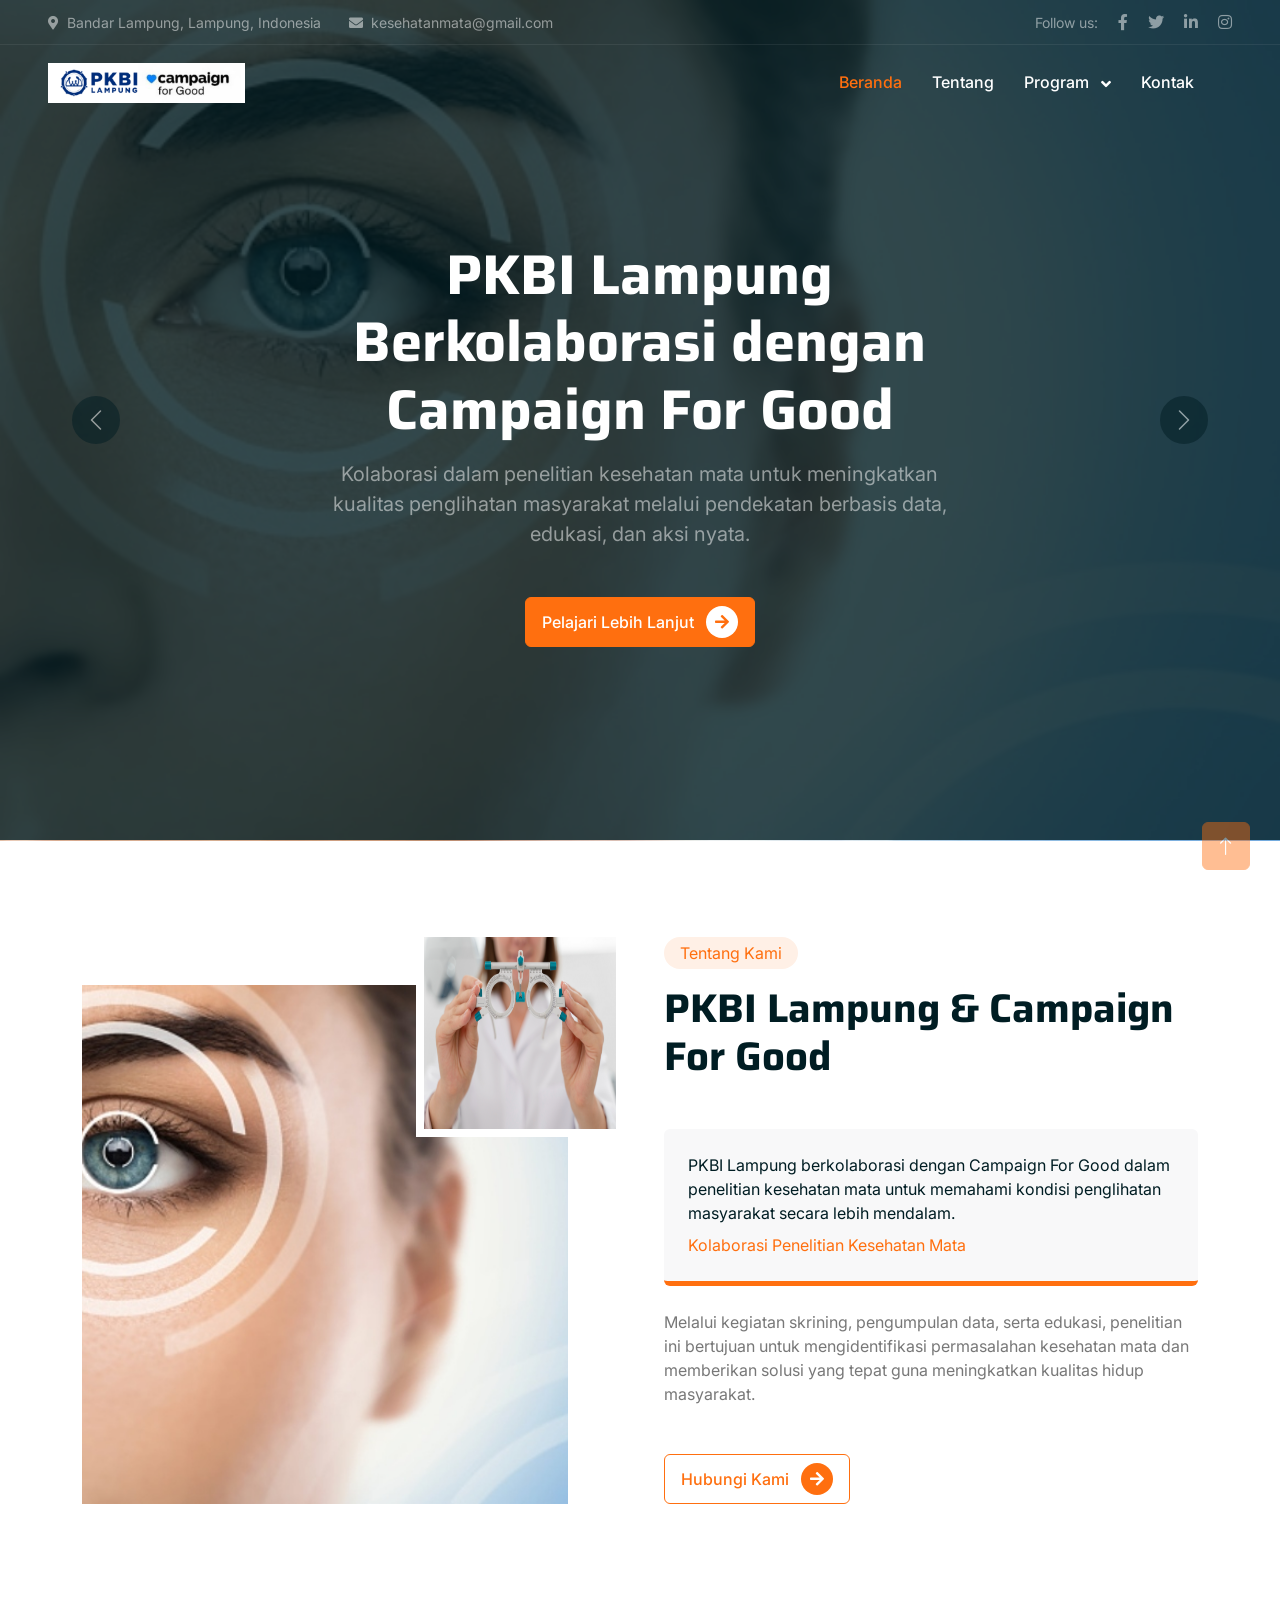
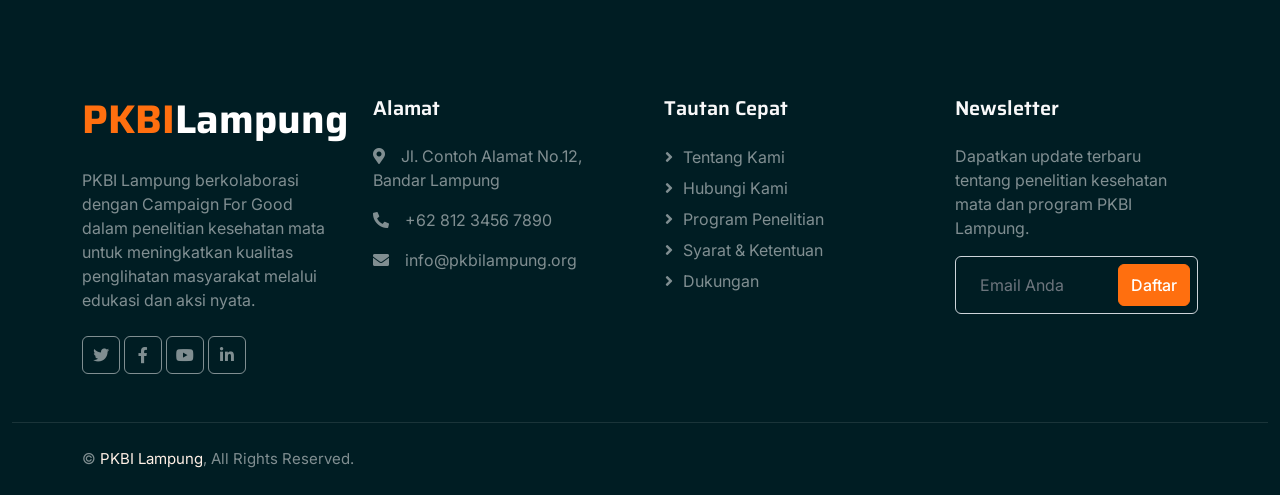
<file: index.html>
<!DOCTYPE html>
<html lang="en">

<head>
    <meta charset="utf-8">
    <title>ChariTeam - Free Nonprofit Website Template</title>
    <meta content="width=device-width, initial-scale=1.0" name="viewport">
    <meta content="" name="keywords">
    <meta content="" name="description">

    <!-- Favicon -->
    <link href="img/favicon.ico" rel="icon">

    <!-- Google Web Fonts -->
    <link rel="preconnect" href="https://fonts.googleapis.com">
    <link rel="preconnect" href="https://fonts.gstatic.com" crossorigin>
    <link
        href="https://fonts.googleapis.com/css2?family=Inter:wght@400;500;600&family=Saira:wght@500;600;700&display=swap"
        rel="stylesheet">

    <!-- Icon Font Stylesheet -->
    <link href="https://cdnjs.cloudflare.com/ajax/libs/font-awesome/5.10.0/css/all.min.css" rel="stylesheet">
    <link href="https://cdn.jsdelivr.net/npm/bootstrap-icons@1.4.1/font/bootstrap-icons.css" rel="stylesheet">

    <!-- Libraries Stylesheet -->
    <link href="lib/animate/animate.min.css" rel="stylesheet">
    <link href="lib/owlcarousel/assets/owl.carousel.min.css" rel="stylesheet">

    <!-- Customized Bootstrap Stylesheet -->
    <link href="css/bootstrap.min.css" rel="stylesheet">

    <!-- Template Stylesheet -->
    <link href="css/style.css" rel="stylesheet">
</head>

<body>
    <!-- Spinner Start -->
    <div id="spinner"
        class="show bg-white position-fixed translate-middle w-100 vh-100 top-50 start-50 d-flex align-items-center justify-content-center">
        <div class="spinner-grow text-primary" role="status"></div>
    </div>
    <!-- Spinner End -->


    <!-- Navbar Start -->
    <div class="container-fluid fixed-top px-0 wow fadeIn" data-wow-delay="0.1s">
        <div class="top-bar text-white-50 row gx-0 align-items-center d-none d-lg-flex">
            <div class="col-lg-6 px-5 text-start">
                <small><i class="fa fa-map-marker-alt me-2"></i>Bandar Lampung, Lampung, Indonesia</small>
                <small class="ms-4"><i class="fa fa-envelope me-2"></i>kesehatanmata@gmail.com</small>
            </div>
            <div class="col-lg-6 px-5 text-end">
                <small>Follow us:</small>
                <a class="text-white-50 ms-3" href=""><i class="fab fa-facebook-f"></i></a>
                <a class="text-white-50 ms-3" href=""><i class="fab fa-twitter"></i></a>
                <a class="text-white-50 ms-3" href=""><i class="fab fa-linkedin-in"></i></a>
                <a class="text-white-50 ms-3" href=""><i class="fab fa-instagram"></i></a>
            </div>
        </div>
        <nav class="navbar navbar-expand-lg navbar-dark py-lg-0 px-lg-5 wow fadeIn" data-wow-delay="0.1s">
            <a href="index.html" class="navbar-brand ms-4 ms-lg-0">
                <img src="img/logo.png" alt="Logo PKBI Lampung" style="height: 40px;">
            </a>
            <button type="button" class="navbar-toggler me-4" data-bs-toggle="collapse"
                data-bs-target="#navbarCollapse">
                <span class="navbar-toggler-icon"></span>
            </button>
            <div class="collapse navbar-collapse" id="navbarCollapse">
                <div class="navbar-nav ms-auto p-4 p-lg-0">
                    <a href="index.html" class="nav-item nav-link active">Beranda</a>
                    <a href="about.html" class="nav-item nav-link">Tentang</a>
                    <div class="nav-item dropdown">
                        <a href="#" class="nav-link dropdown-toggle" data-bs-toggle="dropdown">
                            Program
                        </a>
                        <div class="dropdown-menu m-0">
                            <a href="program.html" class="dropdown-item">Program kami</a>
                            <a href="penelitian.html" class="dropdown-item">Penelitian</a>
                        </div>
                    </div>
                    <a href="contact.html" class="nav-item nav-link">Kontak</a>
                </div>
                <div class="d-none d-lg-flex ms-2">
                </div>
            </div>
        </nav>
    </div>
    <!-- Navbar End -->
<!-- update test -->

    <!-- Carousel Start -->
    <div class="container-fluid p-0 mb-5">
        <div id="header-carousel" class="carousel slide" data-bs-ride="carousel">
            <div class="carousel-inner">

                <!-- SLIDE 1 -->
                <div class="carousel-item active">
                    <img class="w-100" src="img/carousel-1.jpg" alt="Image">
                    <div class="carousel-caption" style="bottom: 1px;">
                        <div class="container">
                            <div class="row justify-content-center">
                                <div class="col-lg-7 pt-5">
                                    <h1 class="display-4 text-white mb-3 animated slideInDown">
                                        PKBI Lampung Berkolaborasi dengan Campaign For Good
                                    </h1>
                                    <p class="fs-5 text-white-50 mb-5 animated slideInDown">
                                        Kolaborasi dalam penelitian kesehatan mata untuk meningkatkan kualitas
                                        penglihatan masyarakat melalui pendekatan berbasis data, edukasi, dan aksi
                                        nyata.
                                    </p>
                                    <a class="btn btn-primary py-2 px-3 animated slideInDown" href="">
                                        Pelajari Lebih Lanjut
                                        <div
                                            class="d-inline-flex btn-sm-square bg-white text-primary rounded-circle ms-2">
                                            <i class="fa fa-arrow-right"></i>
                                        </div>
                                    </a>
                                </div>
                            </div>
                        </div>
                    </div>
                </div>

                <!-- SLIDE 2 -->
                <div class="carousel-item">
                    <img class="w-100" src="img/carousel-2.jpg" alt="Image">
                    <div class="carousel-caption" style="bottom: 1px;">
                        <div class="container">
                            <div class="row justify-content-center">
                                <div class="col-lg-7 pt-5">
                                    <h1 class="display-4 text-white mb-3 animated slideInDown">
                                        Penelitian Kesehatan Mata untuk Masa Depan Lebih Baik
                                    </h1>
                                    <p class="fs-5 text-white-50 mb-5 animated slideInDown">
                                        Melalui skrining, pengumpulan data, dan analisis kondisi penglihatan, kami
                                        menghadirkan solusi yang tepat untuk mencegah dan mengatasi gangguan kesehatan
                                        mata masyarakat.
                                    </p>
                                    <a class="btn btn-primary py-2 px-3 animated slideInDown" href="">
                                        Lihat Program
                                        <div
                                            class="d-inline-flex btn-sm-square bg-white text-primary rounded-circle ms-2">
                                            <i class="fa fa-arrow-right"></i>
                                        </div>
                                    </a>
                                </div>
                            </div>
                        </div>
                    </div>
                </div>

            </div>

            <button class="carousel-control-prev" type="button" data-bs-target="#header-carousel" data-bs-slide="prev">
                <span class="carousel-control-prev-icon" aria-hidden="true"></span>
                <span class="visually-hidden">Previous</span>
            </button>
            <button class="carousel-control-next" type="button" data-bs-target="#header-carousel" data-bs-slide="next">
                <span class="carousel-control-next-icon" aria-hidden="true"></span>
                <span class="visually-hidden">Next</span>
            </button>
        </div>
    </div>
    <!-- Carousel End -->

    <!-- About Start -->
    <div class="container-xxl py-5">
        <div class="container">
            <div class="row g-5">

                <!-- IMAGE -->
                <div class="col-lg-6 wow fadeInUp" data-wow-delay="0.1s">
                    <div class="position-relative overflow-hidden h-100" style="min-height: 400px;">
                        <img class="position-absolute w-100 h-100 pt-5 pe-5" src="img/carousel-1.jpg" alt=""
                            style="object-fit: cover;">
                        <img class="position-absolute top-0 end-0 bg-white ps-2 pb-2" src="img/carousel-2.jpg" alt=""
                            style="width: 200px; height: 200px;">
                    </div>
                </div>

                <!-- TEXT -->
                <div class="col-lg-6 wow fadeInUp" data-wow-delay="0.5s">
                    <div class="h-100">
                        <div class="d-inline-block rounded-pill bg-secondary text-primary py-1 px-3 mb-3">
                            Tentang Kami
                        </div>
                        <h1 class="display-6 mb-5">
                            PKBI Lampung & Campaign For Good
                        </h1>

                        <div class="bg-light border-bottom border-5 border-primary rounded p-4 mb-4">
                            <p class="text-dark mb-2">
                                PKBI Lampung berkolaborasi dengan Campaign For Good dalam penelitian kesehatan mata
                                untuk memahami kondisi penglihatan masyarakat secara lebih mendalam.
                            </p>
                            <span class="text-primary">Kolaborasi Penelitian Kesehatan Mata</span>
                        </div>

                        <p class="mb-5">
                            Melalui kegiatan skrining, pengumpulan data, serta edukasi, penelitian ini bertujuan untuk
                            mengidentifikasi permasalahan kesehatan mata dan memberikan solusi yang tepat guna
                            meningkatkan kualitas hidup masyarakat.
                        </p>

                        <a class="btn btn-outline-primary py-2 px-3" href="">
                            Hubungi Kami
                            <div class="d-inline-flex btn-sm-square bg-primary text-white rounded-circle ms-2">
                                <i class="fa fa-arrow-right"></i>
                            </div>
                        </a>
                    </div>
                </div>

            </div>
        </div>
    </div>
    <!-- Footer Start -->
    <div class="container-fluid bg-dark text-white-50 footer mt-5 pt-5 wow fadeIn" data-wow-delay="0.1s">
        <div class="container py-5">
            <div class="row g-5">

                <!-- BRAND & DESKRIPSI -->
                <div class="col-lg-3 col-md-6">
                    <h1 class="fw-bold text-primary mb-4">PKBI<span class="text-white">Lampung</span></h1>
                    <p>
                        PKBI Lampung berkolaborasi dengan Campaign For Good dalam penelitian kesehatan mata untuk
                        meningkatkan kualitas penglihatan masyarakat melalui edukasi dan aksi nyata.
                    </p>
                    <div class="d-flex pt-2">
                        <a class="btn btn-square me-1" href="#"><i class="fab fa-twitter"></i></a>
                        <a class="btn btn-square me-1" href="#"><i class="fab fa-facebook-f"></i></a>
                        <a class="btn btn-square me-1" href="#"><i class="fab fa-youtube"></i></a>
                        <a class="btn btn-square me-0" href="#"><i class="fab fa-linkedin-in"></i></a>
                    </div>
                </div>

                <!-- ALAMAT KONTAK -->
                <div class="col-lg-3 col-md-6">
                    <h5 class="text-light mb-4">Alamat</h5>
                    <p><i class="fa fa-map-marker-alt me-3"></i>Jl. Contoh Alamat No.12, Bandar Lampung</p>
                    <p><i class="fa fa-phone-alt me-3"></i>+62 812 3456 7890</p>
                    <p><i class="fa fa-envelope me-3"></i>info@pkbilampung.org</p>
                </div>

                <!-- QUICK LINKS -->
                <div class="col-lg-3 col-md-6">
                    <h5 class="text-light mb-4">Tautan Cepat</h5>
                    <a class="btn btn-link" href="">Tentang Kami</a>
                    <a class="btn btn-link" href="">Hubungi Kami</a>
                    <a class="btn btn-link" href="">Program Penelitian</a>
                    <a class="btn btn-link" href="">Syarat & Ketentuan</a>
                    <a class="btn btn-link" href="">Dukungan</a>
                </div>

                <!-- NEWSLETTER -->
                <div class="col-lg-3 col-md-6">
                    <h5 class="text-light mb-4">Newsletter</h5>
                    <p>Dapatkan update terbaru tentang penelitian kesehatan mata dan program PKBI Lampung.</p>
                    <div class="position-relative mx-auto" style="max-width: 400px;">
                        <input class="form-control bg-transparent w-100 py-3 ps-4 pe-5" type="email"
                            placeholder="Email Anda">
                        <button type="button"
                            class="btn btn-primary py-2 position-absolute top-0 end-0 mt-2 me-2">Daftar</button>
                    </div>
                </div>

            </div>
        </div>

        <!-- COPYRIGHT -->
        <div class="container-fluid copyright">
            <div class="container">
                <div class="row">
                    <div class="col-md-6 text-center text-md-start mb-3 mb-md-0">
                        &copy; <a href="#">PKBI Lampung</a>, All Rights Reserved.
                    </div>
                </div>
            </div>
        </div>
    </div>
    <!-- Footer End -->


    <!-- Back to Top -->
    <a href="#" class="btn btn-lg btn-primary btn-lg-square back-to-top"><i class="bi bi-arrow-up"></i></a>


    <!-- JavaScript Libraries -->
    <script src="https://code.jquery.com/jquery-3.4.1.min.js"></script>
    <script src="https://cdn.jsdelivr.net/npm/bootstrap@5.0.0/dist/js/bootstrap.bundle.min.js"></script>
    <script src="lib/wow/wow.min.js"></script>
    <script src="lib/easing/easing.min.js"></script>
    <script src="lib/waypoints/waypoints.min.js"></script>
    <script src="lib/owlcarousel/owl.carousel.min.js"></script>
    <script src="lib/parallax/parallax.min.js"></script>

    <!-- Template Javascript -->
    <script src="js/main.js"></script>
</body>

</html>
</file>
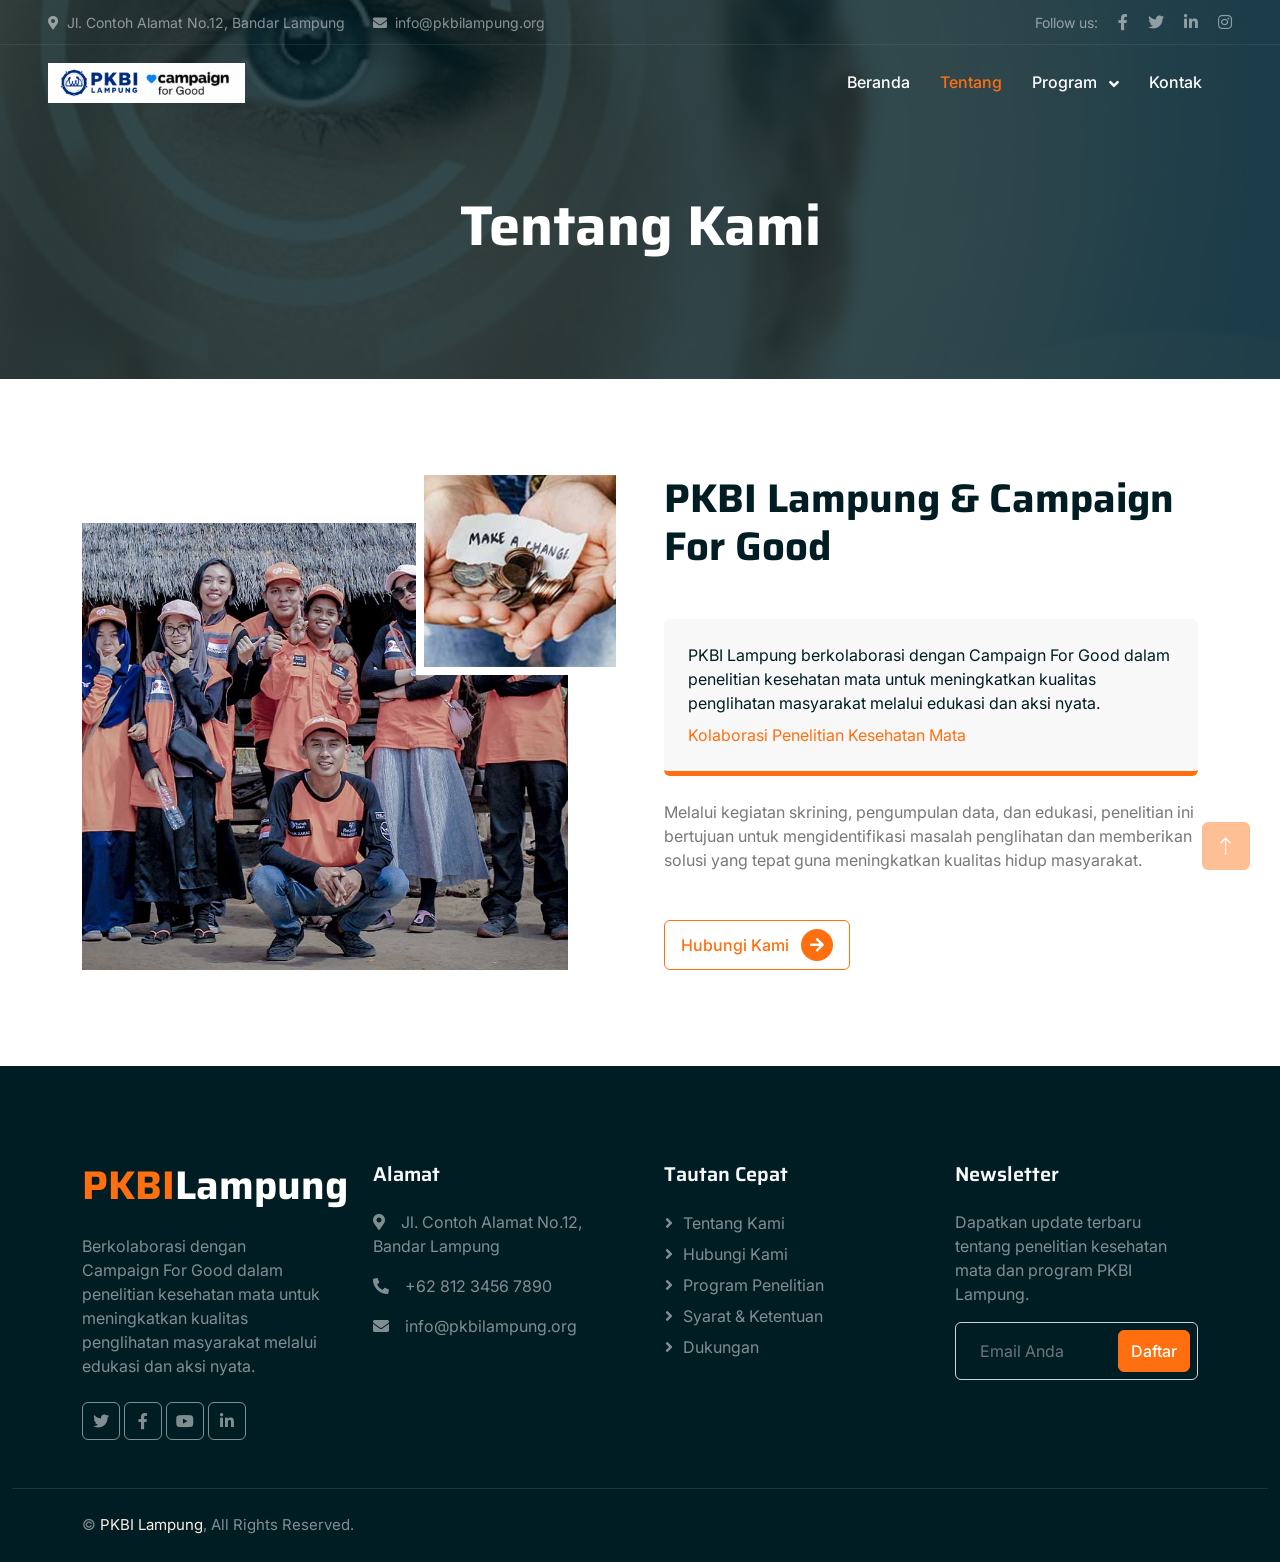
<file: about.html>
<!DOCTYPE html>
<html lang="en">

<head>
    <meta charset="utf-8">
    <title>PKBI Lampung - Penelitian Kesehatan Mata</title>
    <meta content="width=device-width, initial-scale=1.0" name="viewport">
    <meta content="PKBI Lampung berkolaborasi dengan Campaign For Good dalam penelitian kesehatan mata."
        name="description">

    <!-- Favicon -->
    <link href="img/favicon.ico" rel="icon">

    <!-- Google Web Fonts -->
    <link rel="preconnect" href="https://fonts.googleapis.com">
    <link rel="preconnect" href="https://fonts.gstatic.com" crossorigin>
    <link
        href="https://fonts.googleapis.com/css2?family=Inter:wght@400;500;600&family=Saira:wght@500;600;700&display=swap"
        rel="stylesheet">

    <!-- Icon Font Stylesheet -->
    <link href="https://cdnjs.cloudflare.com/ajax/libs/font-awesome/5.10.0/css/all.min.css" rel="stylesheet">
    <link href="https://cdn.jsdelivr.net/npm/bootstrap-icons@1.4.1/font/bootstrap-icons.css" rel="stylesheet">

    <!-- Libraries Stylesheet -->
    <link href="lib/animate/animate.min.css" rel="stylesheet">
    <link href="lib/owlcarousel/assets/owl.carousel.min.css" rel="stylesheet">

    <!-- Customized Bootstrap Stylesheet -->
    <link href="css/bootstrap.min.css" rel="stylesheet">

    <!-- Template Stylesheet -->
    <link href="css/style.css" rel="stylesheet">
</head>

<body>
    <!-- Spinner Start -->
    <div id="spinner"
        class="show bg-white position-fixed translate-middle w-100 vh-100 top-50 start-50 d-flex align-items-center justify-content-center">
        <div class="spinner-grow text-primary" role="status"></div>
    </div>
    <!-- Spinner End -->

    <!-- Navbar Start -->
    <div class="container-fluid fixed-top px-0 wow fadeIn" data-wow-delay="0.1s">
        <div class="top-bar text-white-50 row gx-0 align-items-center d-none d-lg-flex">
            <div class="col-lg-6 px-5 text-start">
                <small><i class="fa fa-map-marker-alt me-2"></i>Jl. Contoh Alamat No.12, Bandar Lampung</small>
                <small class="ms-4"><i class="fa fa-envelope me-2"></i>info@pkbilampung.org</small>
            </div>
            <div class="col-lg-6 px-5 text-end">
                <small>Follow us:</small>
                <a class="text-white-50 ms-3" href="#"><i class="fab fa-facebook-f"></i></a>
                <a class="text-white-50 ms-3" href="#"><i class="fab fa-twitter"></i></a>
                <a class="text-white-50 ms-3" href="#"><i class="fab fa-linkedin-in"></i></a>
                <a class="text-white-50 ms-3" href="#"><i class="fab fa-instagram"></i></a>
            </div>
        </div>
        <nav class="navbar navbar-expand-lg navbar-dark py-lg-0 px-lg-5 wow fadeIn" data-wow-delay="0.1s">
            <a href="index.html" class="navbar-brand ms-4 ms-lg-0">
                <img src="img/logo.png" alt="Logo PKBI Lampung" style="height: 40px;">
            </a>
            <button type="button" class="navbar-toggler me-4" data-bs-toggle="collapse"
                data-bs-target="#navbarCollapse">
                <span class="navbar-toggler-icon"></span>
            </button>
            <div class="collapse navbar-collapse" id="navbarCollapse">
                <div class="navbar-nav ms-auto p-4 p-lg-0">
                    <a href="index.html" class="nav-item nav-link">Beranda</a>
                    <a href="about.html" class="nav-item nav-link active">Tentang</a>
                    <div class="nav-item dropdown">
                        <a href="#" class="nav-link dropdown-toggle" data-bs-toggle="dropdown">
                            Program
                        </a>
                        <div class="dropdown-menu m-0">
                            <a href="program.html" class="dropdown-item">Program Kami</a>
                            <a href="penelitian.html" class="dropdown-item">Penelitian</a>
                        </div>
                    </div>

                    <a href="contact.html" class="nav-item nav-link">Kontak</a>
                </div>
            </div>
        </nav>
    </div>
    <!-- Navbar End -->

    <!-- Page Header Start -->
    <div class="container-fluid page-header mb-5 wow fadeIn" data-wow-delay="0.1s">
        <div class="container text-center">
            <h1 class="display-4 text-white animated slideInDown mb-4">Tentang Kami</h1>
        </div>
    </div>
    <!-- Page Header End -->

    <!-- About Start -->
    <div class="container-xxl py-5">
        <div class="container">
            <div class="row g-5">
                <div class="col-lg-6 wow fadeInUp" data-wow-delay="0.1s">
                    <div class="position-relative overflow-hidden h-100" style="min-height: 400px;">
                        <img class="position-absolute w-100 h-100 pt-5 pe-5" src="img/about-1.jpg" alt=""
                            style="object-fit: cover;">
                        <img class="position-absolute top-0 end-0 bg-white ps-2 pb-2" src="img/about-2.jpg" alt=""
                            style="width: 200px; height: 200px;">
                    </div>
                </div>
                <div class="col-lg-6 wow fadeInUp" data-wow-delay="0.5s">
                    <div class="h-100">
                        <h1 class="display-6 mb-5">PKBI Lampung & Campaign For Good</h1>
                        <div class="bg-light border-bottom border-5 border-primary rounded p-4 mb-4">
                            <p class="text-dark mb-2">
                                PKBI Lampung berkolaborasi dengan Campaign For Good dalam penelitian kesehatan mata
                                untuk meningkatkan kualitas penglihatan masyarakat melalui edukasi dan aksi nyata.
                            </p>
                            <span class="text-primary">Kolaborasi Penelitian Kesehatan Mata</span>
                        </div>
                        <p class="mb-5">
                            Melalui kegiatan skrining, pengumpulan data, dan edukasi, penelitian ini bertujuan untuk
                            mengidentifikasi masalah penglihatan dan memberikan solusi yang tepat guna meningkatkan
                            kualitas hidup masyarakat.
                        </p>
                        <a class="btn btn-outline-primary py-2 px-3" href="contact.html">
                            Hubungi Kami
                            <div class="d-inline-flex btn-sm-square bg-primary text-white rounded-circle ms-2">
                                <i class="fa fa-arrow-right"></i>
                            </div>
                        </a>
                    </div>
                </div>
            </div>
        </div>
    </div>
    <!-- About End -->

    <!-- Footer Start -->
    <div class="container-fluid bg-dark text-white-50 footer mt-5 pt-5 wow fadeIn" data-wow-delay="0.1s">
        <div class="container py-5">
            <div class="row g-5">
                <div class="col-lg-3 col-md-6">
                    <h1 class="fw-bold text-primary mb-4">PKBI<span class="text-white">Lampung</span></h1>
                    <p>
                        Berkolaborasi dengan Campaign For Good dalam penelitian kesehatan mata untuk meningkatkan
                        kualitas penglihatan masyarakat melalui edukasi dan aksi nyata.
                    </p>
                    <div class="d-flex pt-2">
                        <a class="btn btn-square me-1" href="#"><i class="fab fa-twitter"></i></a>
                        <a class="btn btn-square me-1" href="#"><i class="fab fa-facebook-f"></i></a>
                        <a class="btn btn-square me-1" href="#"><i class="fab fa-youtube"></i></a>
                        <a class="btn btn-square me-0" href="#"><i class="fab fa-linkedin-in"></i></a>
                    </div>
                </div>
                <div class="col-lg-3 col-md-6">
                    <h5 class="text-light mb-4">Alamat</h5>
                    <p><i class="fa fa-map-marker-alt me-3"></i>Jl. Contoh Alamat No.12, Bandar Lampung</p>
                    <p><i class="fa fa-phone-alt me-3"></i>+62 812 3456 7890</p>
                    <p><i class="fa fa-envelope me-3"></i>info@pkbilampung.org</p>
                </div>
                <div class="col-lg-3 col-md-6">
                    <h5 class="text-light mb-4">Tautan Cepat</h5>
                    <a class="btn btn-link" href="about.html">Tentang Kami</a>
                    <a class="btn btn-link" href="contact.html">Hubungi Kami</a>
                    <a class="btn btn-link" href="penelitian.html">Program Penelitian</a>
                    <a class="btn btn-link" href="#">Syarat & Ketentuan</a>
                    <a class="btn btn-link" href="#">Dukungan</a>
                </div>
                <div class="col-lg-3 col-md-6">
                    <h5 class="text-light mb-4">Newsletter</h5>
                    <p>Dapatkan update terbaru tentang penelitian kesehatan mata dan program PKBI Lampung.</p>
                    <div class="position-relative mx-auto" style="max-width: 400px;">
                        <input class="form-control bg-transparent w-100 py-3 ps-4 pe-5" type="email"
                            placeholder="Email Anda">
                        <button type="button"
                            class="btn btn-primary py-2 position-absolute top-0 end-0 mt-2 me-2">Daftar</button>
                    </div>
                </div>
            </div>
        </div>
        <div class="container-fluid copyright">
            <div class="container">
                <div class="row">
                    <div class="col-md-6 text-center text-md-start mb-3 mb-md-0">
                        &copy; <a href="#">PKBI Lampung</a>, All Rights Reserved.
                    </div>
                </div>
            </div>
        </div>
    </div>
    <!-- Footer End -->

    <!-- Back to Top -->
    <a href="#" class="btn btn-lg btn-primary btn-lg-square back-to-top"><i class="bi bi-arrow-up"></i></a>

    <!-- JavaScript Libraries -->
    <script src="https://code.jquery.com/jquery-3.4.1.min.js"></script>
    <script src="https://cdn.jsdelivr.net/npm/bootstrap@5.0.0/dist/js/bootstrap.bundle.min.js"></script>
    <script src="lib/wow/wow.min.js"></script>
    <script src="lib/easing/easing.min.js"></script>
    <script src="lib/waypoints/waypoints.min.js"></script>
    <script src="lib/owlcarousel/owl.carousel.min.js"></script>
    <script src="lib/parallax/parallax.min.js"></script>

    <!-- Template Javascript -->
    <script src="js/main.js"></script>
</body>

</html>
</file>
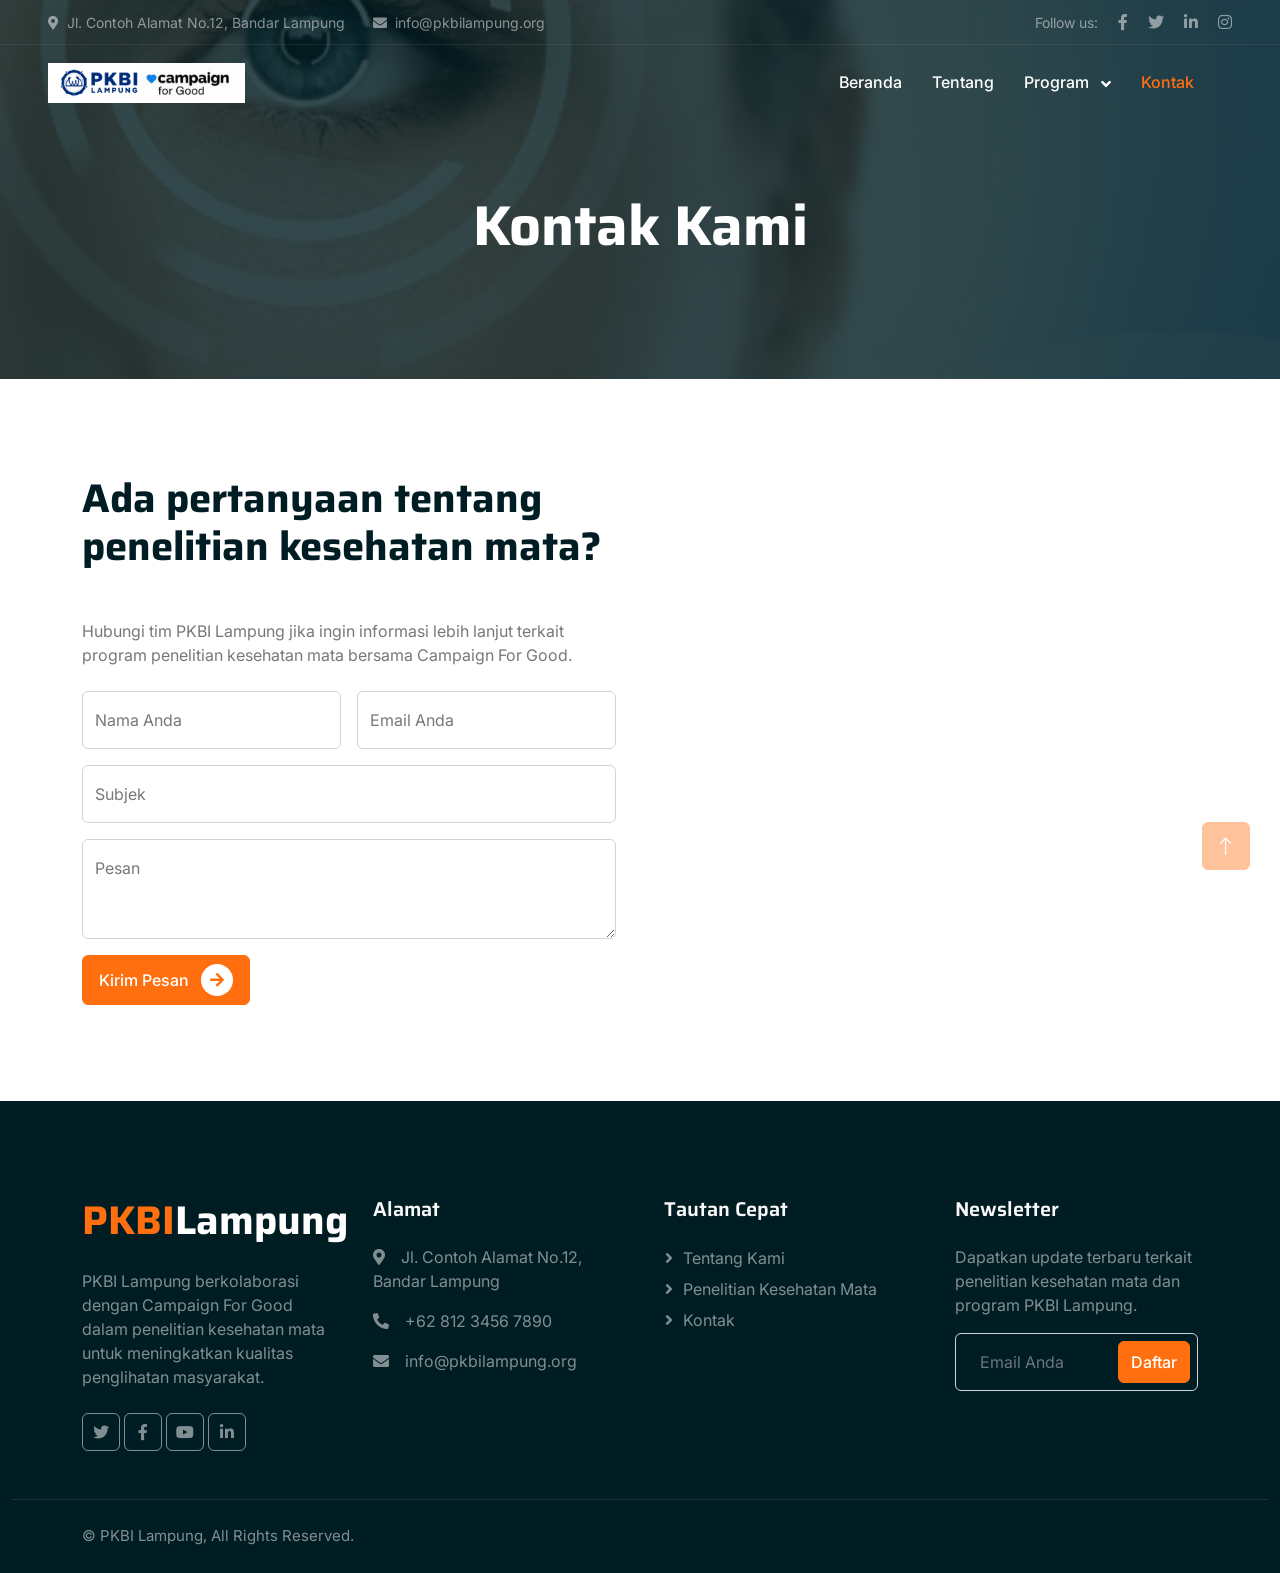
<file: contact.html>
<!DOCTYPE html>
<html lang="en">

<head>
    <meta charset="utf-8">
    <title>PKBI Lampung - Kontak</title>
    <meta content="width=device-width, initial-scale=1.0" name="viewport">
    <meta content="Hubungi PKBI Lampung terkait penelitian kesehatan mata bersama Campaign For Good" name="description">

    <!-- Favicon -->
    <link href="img/favicon.ico" rel="icon">

    <!-- Google Web Fonts -->
    <link rel="preconnect" href="https://fonts.googleapis.com">
    <link rel="preconnect" href="https://fonts.gstatic.com" crossorigin>
    <link
        href="https://fonts.googleapis.com/css2?family=Inter:wght@400;500;600&family=Saira:wght@500;600;700&display=swap"
        rel="stylesheet">

    <!-- Icon Font Stylesheet -->
    <link href="https://cdnjs.cloudflare.com/ajax/libs/font-awesome/5.10.0/css/all.min.css" rel="stylesheet">
    <link href="https://cdn.jsdelivr.net/npm/bootstrap-icons@1.4.1/font/bootstrap-icons.css" rel="stylesheet">

    <!-- Libraries Stylesheet -->
    <link href="lib/animate/animate.min.css" rel="stylesheet">
    <link href="lib/owlcarousel/assets/owl.carousel.min.css" rel="stylesheet">

    <!-- Customized Bootstrap Stylesheet -->
    <link href="css/bootstrap.min.css" rel="stylesheet">

    <!-- Template Stylesheet -->
    <link href="css/style.css" rel="stylesheet">
</head>

<body>
    <!-- Spinner Start -->
    <div id="spinner"
        class="show bg-white position-fixed translate-middle w-100 vh-100 top-50 start-50 d-flex align-items-center justify-content-center">
        <div class="spinner-grow text-primary" role="status"></div>
    </div>
    <!-- Spinner End -->

    <!-- Navbar Start -->
    <div class="container-fluid fixed-top px-0 wow fadeIn" data-wow-delay="0.1s">
        <div class="top-bar text-white-50 row gx-0 align-items-center d-none d-lg-flex">
            <div class="col-lg-6 px-5 text-start">
                <small><i class="fa fa-map-marker-alt me-2"></i>Jl. Contoh Alamat No.12, Bandar Lampung</small>
                <small class="ms-4"><i class="fa fa-envelope me-2"></i>info@pkbilampung.org</small>
            </div>
            <div class="col-lg-6 px-5 text-end">
                <small>Follow us:</small>
                <a class="text-white-50 ms-3" href="#"><i class="fab fa-facebook-f"></i></a>
                <a class="text-white-50 ms-3" href="#"><i class="fab fa-twitter"></i></a>
                <a class="text-white-50 ms-3" href="#"><i class="fab fa-linkedin-in"></i></a>
                <a class="text-white-50 ms-3" href="#"><i class="fab fa-instagram"></i></a>
            </div>
        </div>

        <nav class="navbar navbar-expand-lg navbar-dark py-lg-0 px-lg-5 wow fadeIn" data-wow-delay="0.1s">
            <a href="index.html" class="navbar-brand ms-4 ms-lg-0">
                <img src="img/logo.png" alt="Logo PKBI Lampung" style="height: 40px;">
            </a>
            <button type="button" class="navbar-toggler me-4" data-bs-toggle="collapse"
                data-bs-target="#navbarCollapse">
                <span class="navbar-toggler-icon"></span>
            </button>
            <div class="collapse navbar-collapse" id="navbarCollapse">
                <div class="navbar-nav ms-auto p-4 p-lg-0">
                    <a href="index.html" class="nav-item nav-link">Beranda</a>
                    <a href="about.html" class="nav-item nav-link">Tentang</a>
                    <div class="nav-item dropdown">
                        <a href="#" class="nav-link dropdown-toggle" data-bs-toggle="dropdown">
                            Program
                        </a>
                        <div class="dropdown-menu m-0">
                            <a href="program.html" class="dropdown-item">Program Kami</a>
                            <a href="penelitian.html" class="dropdown-item">Penelitian</a>
                        </div>
                    </div>
                    <a href="contact.html" class="nav-item nav-link active">Kontak</a>
                </div>
                <div class="d-none d-lg-flex ms-2">
                </div>
            </div>
        </nav>
    </div>
    <!-- Navbar End -->

    <!-- Page Header Start -->
    <div class="container-fluid page-header mb-5 wow fadeIn" data-wow-delay="0.1s">
        <div class="container text-center">
            <h1 class="display-4 text-white animated slideInDown mb-4">Kontak Kami</h1>
            <nav aria-label="breadcrumb animated slideInDown">
            </nav>
        </div>
    </div>
    <!-- Page Header End -->

    <!-- Contact Start -->
    <div class="container-xxl py-5">
        <div class="container">
            <div class="row g-5">
                <div class="col-lg-6 wow fadeIn" data-wow-delay="0.1s">
                    <h1 class="display-6 mb-5">Ada pertanyaan tentang penelitian kesehatan mata?</h1>
                    <p class="mb-4">Hubungi tim PKBI Lampung jika ingin informasi lebih lanjut terkait program
                        penelitian kesehatan mata bersama Campaign For Good.</p>
                    <form>
                        <div class="row g-3">
                            <div class="col-md-6">
                                <div class="form-floating">
                                    <input type="text" class="form-control" id="name" placeholder="Nama Anda">
                                    <label for="name">Nama Anda</label>
                                </div>
                            </div>
                            <div class="col-md-6">
                                <div class="form-floating">
                                    <input type="email" class="form-control" id="email" placeholder="Email Anda">
                                    <label for="email">Email Anda</label>
                                </div>
                            </div>
                            <div class="col-12">
                                <div class="form-floating">
                                    <input type="text" class="form-control" id="subject" placeholder="Subjek">
                                    <label for="subject">Subjek</label>
                                </div>
                            </div>
                            <div class="col-12">
                                <div class="form-floating">
                                    <textarea class="form-control" placeholder="Pesan Anda" id="message"
                                        style="height: 100px"></textarea>
                                    <label for="message">Pesan</label>
                                </div>
                            </div>
                            <div class="col-12">
                                <button class="btn btn-primary py-2 px-3 me-3">
                                    Kirim Pesan
                                    <div class="d-inline-flex btn-sm-square bg-white text-primary rounded-circle ms-2">
                                        <i class="fa fa-arrow-right"></i>
                                    </div>
                                </button>
                            </div>
                        </div>
                    </form>
                </div>
                <div class="col-lg-6 wow fadeIn" data-wow-delay="0.5s" style="min-height: 450px;">
                    <div class="position-relative rounded overflow-hidden h-100">
                        <iframe class="position-relative w-100 h-100"
                            src="https://www.google.com/maps/embed?pb=!1m18!1m12!1m3!1d126917.64398094322!2d105.2461!3d-5.3849!2m3!1f0!2f0!3f0!3m2!1i1024!2i768!4f13.1!3m3!1m2!1s0x2e40dc0b6d6c4c21%3A0x7f1e5e7a50b3a09!2sBandar%20Lampung%2C%20Lampung!5e0!3m2!1sid!2sid!4v1603794290143!5m2!1sid!2sid"
                            frameborder="0" style="min-height: 450px; border:0;" allowfullscreen="" aria-hidden="false"
                            tabindex="0"></iframe>
                    </div>
                </div>
            </div>
        </div>
    </div>
    <!-- Contact End -->

    <!-- Footer Start -->
    <div class="container-fluid bg-dark text-white-50 footer mt-5 pt-5 wow fadeIn" data-wow-delay="0.1s">
        <div class="container py-5">
            <div class="row g-5">
                <div class="col-lg-3 col-md-6">
                    <h1 class="fw-bold text-primary mb-4">PKBI<span class="text-white">Lampung</span></h1>
                    <p>PKBI Lampung berkolaborasi dengan Campaign For Good dalam penelitian kesehatan mata untuk
                        meningkatkan kualitas penglihatan masyarakat.</p>
                    <div class="d-flex pt-2">
                        <a class="btn btn-square me-1" href="#"><i class="fab fa-twitter"></i></a>
                        <a class="btn btn-square me-1" href="#"><i class="fab fa-facebook-f"></i></a>
                        <a class="btn btn-square me-1" href="#"><i class="fab fa-youtube"></i></a>
                        <a class="btn btn-square me-0" href="#"><i class="fab fa-linkedin-in"></i></a>
                    </div>
                </div>
                <div class="col-lg-3 col-md-6">
                    <h5 class="text-light mb-4">Alamat</h5>
                    <p><i class="fa fa-map-marker-alt me-3"></i>Jl. Contoh Alamat No.12, Bandar Lampung</p>
                    <p><i class="fa fa-phone-alt me-3"></i>+62 812 3456 7890</p>
                    <p><i class="fa fa-envelope me-3"></i>info@pkbilampung.org</p>
                </div>
                <div class="col-lg-3 col-md-6">
                    <h5 class="text-light mb-4">Tautan Cepat</h5>
                    <a class="btn btn-link" href="about.html">Tentang Kami</a>
                    <a class="btn btn-link" href="penelitian.html">Penelitian Kesehatan Mata</a>
                    <a class="btn btn-link" href="contact.html">Kontak</a>
                </div>
                <div class="col-lg-3 col-md-6">
                    <h5 class="text-light mb-4">Newsletter</h5>
                    <p>Dapatkan update terbaru terkait penelitian kesehatan mata dan program PKBI Lampung.</p>
                    <div class="position-relative mx-auto" style="max-width: 400px;">
                        <input class="form-control bg-transparent w-100 py-3 ps-4 pe-5" type="email"
                            placeholder="Email Anda">
                        <button type="button"
                            class="btn btn-primary py-2 position-absolute top-0 end-0 mt-2 me-2">Daftar</button>
                    </div>
                </div>
            </div>
        </div>
        <div class="container-fluid copyright">
            <div class="container">
                <div class="row">
                    <div class="col-md-6 text-center text-md-start mb-3 mb-md-0">
                        &copy; PKBI Lampung, All Rights Reserved.
                    </div>
                </div>
            </div>
        </div>
    </div>
    <!-- Footer End -->

    <!-- Back to Top -->
    <a href="#" class="btn btn-lg btn-primary btn-lg-square back-to-top"><i class="bi bi-arrow-up"></i></a>

    <!-- JavaScript Libraries -->
    <script src="https://code.jquery.com/jquery-3.4.1.min.js"></script>
    <script src="https://cdn.jsdelivr.net/npm/bootstrap@5.0.0/dist/js/bootstrap.bundle.min.js"></script>
    <script src="lib/wow/wow.min.js"></script>
    <script src="lib/easing/easing.min.js"></script>
    <script src="lib/waypoints/waypoints.min.js"></script>
    <script src="lib/owlcarousel/owl.carousel.min.js"></script>
    <script src="lib/parallax/parallax.min.js"></script>

    <!-- Template Javascript -->
    <script src="js/main.js"></script>
</body>

</html>
</file>
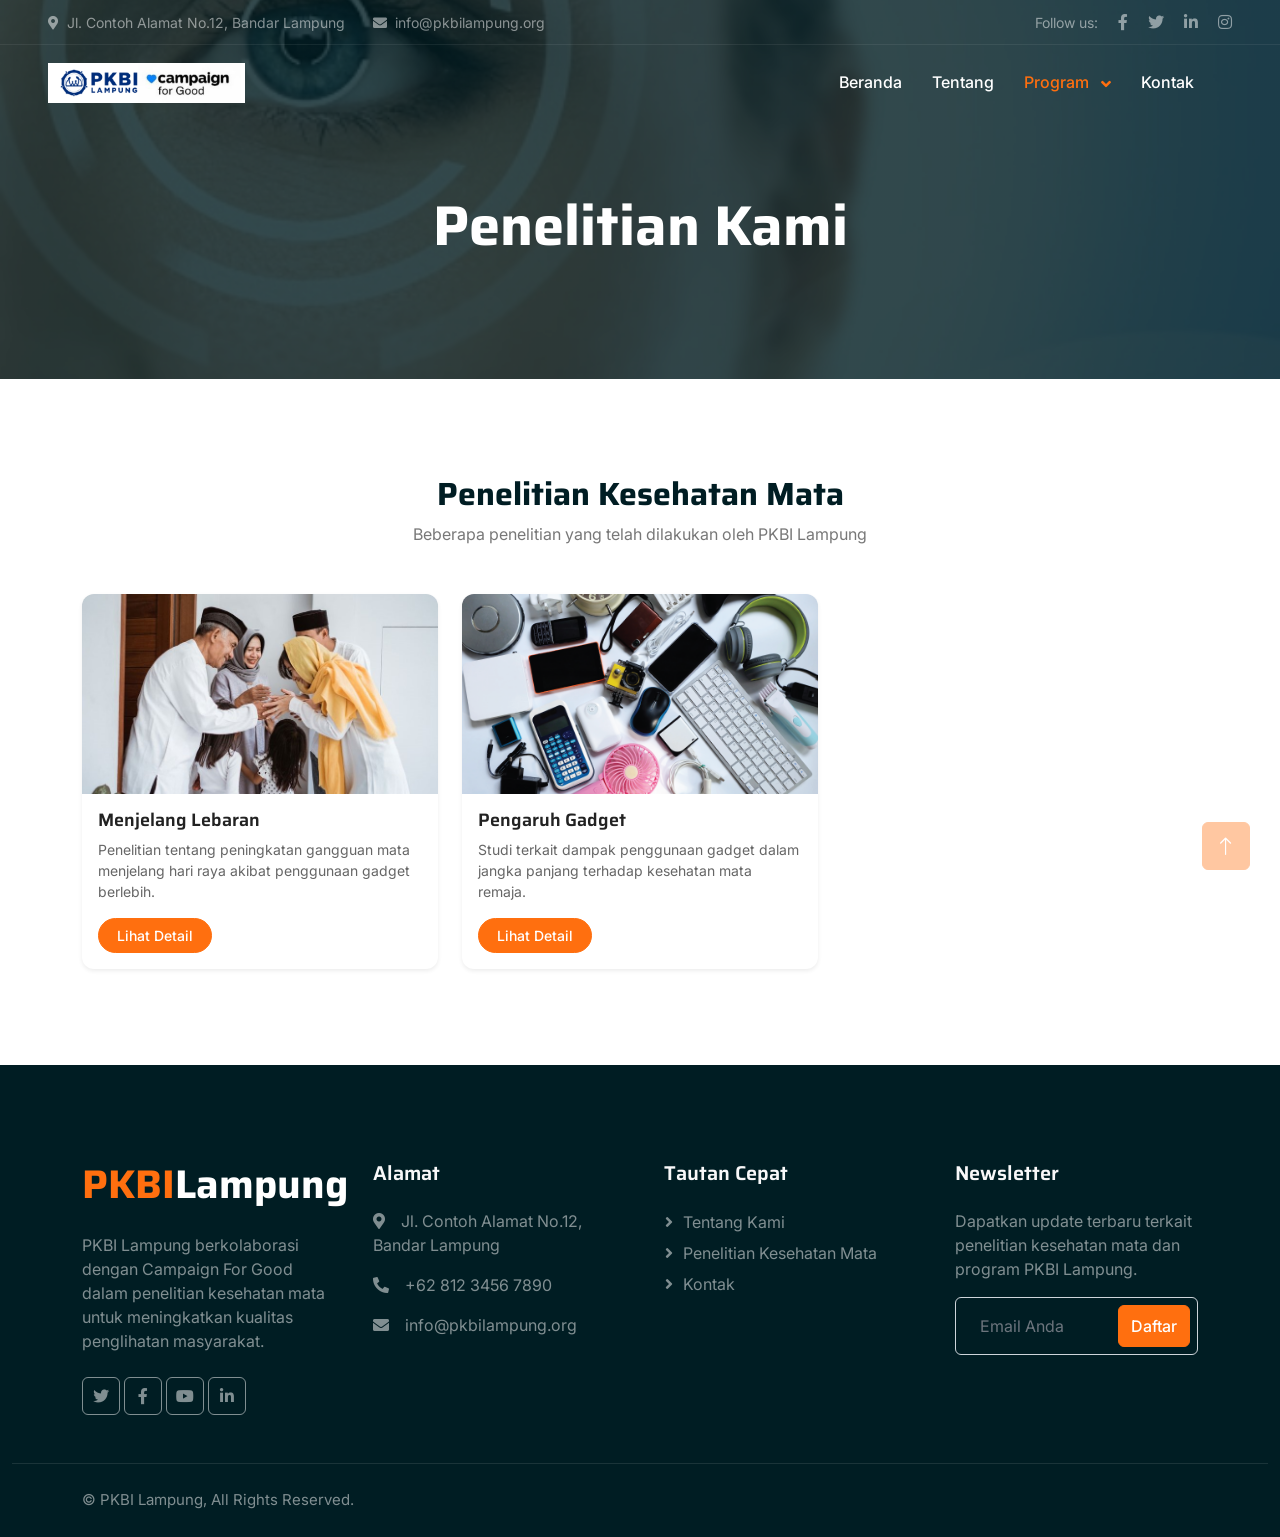
<file: penelitian.html>
<!DOCTYPE html>
<html lang="en">

<head>
    <meta charset="utf-8">
    <title>PKBI Lampung - Kontak</title>
    <meta content="width=device-width, initial-scale=1.0" name="viewport">
    <meta content="Hubungi PKBI Lampung terkait penelitian kesehatan mata bersama Campaign For Good" name="description">

    <!-- Favicon -->
    <link href="img/favicon.ico" rel="icon">

    <!-- Google Web Fonts -->
    <link rel="preconnect" href="https://fonts.googleapis.com">
    <link rel="preconnect" href="https://fonts.gstatic.com" crossorigin>
    <link
        href="https://fonts.googleapis.com/css2?family=Inter:wght@400;500;600&family=Saira:wght@500;600;700&display=swap"
        rel="stylesheet">

    <!-- Icon Font Stylesheet -->
    <link href="https://cdnjs.cloudflare.com/ajax/libs/font-awesome/5.10.0/css/all.min.css" rel="stylesheet">
    <link href="https://cdn.jsdelivr.net/npm/bootstrap-icons@1.4.1/font/bootstrap-icons.css" rel="stylesheet">

    <!-- Libraries Stylesheet -->
    <link href="lib/animate/animate.min.css" rel="stylesheet">
    <link href="lib/owlcarousel/assets/owl.carousel.min.css" rel="stylesheet">

    <!-- Customized Bootstrap Stylesheet -->
    <link href="css/bootstrap.min.css" rel="stylesheet">

    <!-- Template Stylesheet -->
    <link href="css/style.css" rel="stylesheet">
</head>

<body>
    <!-- Spinner Start -->
    <div id="spinner"
        class="show bg-white position-fixed translate-middle w-100 vh-100 top-50 start-50 d-flex align-items-center justify-content-center">
        <div class="spinner-grow text-primary" role="status"></div>
    </div>
    <!-- Spinner End -->

    <!-- Navbar Start -->
    <div class="container-fluid fixed-top px-0 wow fadeIn" data-wow-delay="0.1s">
        <div class="top-bar text-white-50 row gx-0 align-items-center d-none d-lg-flex">
            <div class="col-lg-6 px-5 text-start">
                <small><i class="fa fa-map-marker-alt me-2"></i>Jl. Contoh Alamat No.12, Bandar Lampung</small>
                <small class="ms-4"><i class="fa fa-envelope me-2"></i>info@pkbilampung.org</small>
            </div>
            <div class="col-lg-6 px-5 text-end">
                <small>Follow us:</small>
                <a class="text-white-50 ms-3" href="#"><i class="fab fa-facebook-f"></i></a>
                <a class="text-white-50 ms-3" href="#"><i class="fab fa-twitter"></i></a>
                <a class="text-white-50 ms-3" href="#"><i class="fab fa-linkedin-in"></i></a>
                <a class="text-white-50 ms-3" href="#"><i class="fab fa-instagram"></i></a>
            </div>
        </div>
        <nav class="navbar navbar-expand-lg navbar-dark py-lg-0 px-lg-5 wow fadeIn" data-wow-delay="0.1s">
            <a href="index.html" class="navbar-brand ms-4 ms-lg-0">
                <img src="img/logo.png" alt="Logo PKBI Lampung" style="height: 40px;">
            </a>
            <button type="button" class="navbar-toggler me-4" data-bs-toggle="collapse"
                data-bs-target="#navbarCollapse">
                <span class="navbar-toggler-icon"></span>
            </button>
            <div class="collapse navbar-collapse" id="navbarCollapse">
                <div class="navbar-nav ms-auto p-4 p-lg-0">
                    <a href="index.html" class="nav-item nav-link">Beranda</a>
                    <a href="about.html" class="nav-item nav-link">Tentang</a>
                    <div class="nav-item dropdown">
                        <a href="#" class="nav-link dropdown-toggle active" data-bs-toggle="dropdown">
                            Program
                        </a>
                        <div class="dropdown-menu m-0">
                            <a href="program.html" class="dropdown-item">Program Kami</a>
                            <a href="penelitian.html" class="dropdown-item">Penelitian</a>
                        </div>
                    </div>
                    <a href="contact.html" class="nav-item nav-link">Kontak</a>
                </div>
                <div class="d-none d-lg-flex ms-2">
                </div>
            </div>
        </nav>
    </div>
    <!-- Navbar End -->

    <!-- Page Header Start -->
    <div class="container-fluid page-header mb-5 wow fadeIn" data-wow-delay="0.1s">
        <div class="container text-center">
            <h1 class="display-4 text-white animated slideInDown mb-4">Penelitian Kami</h1>
            <nav aria-label="breadcrumb animated slideInDown">
            </nav>
        </div>
    </div>
    <!-- Page Header End -->

    <!-- Penelitian Start -->
    <!-- Penelitian Start -->
    <div class="container-xxl py-5">
        <div class="container">
            <div class="text-center mb-5">
                <h2 class="fw-bold">Penelitian Kesehatan Mata</h2>
                <p>Beberapa penelitian yang telah dilakukan oleh PKBI Lampung</p>
            </div>

            <div class="row g-4">

                <!-- ITEM 1 -->
                <div class="col-lg-4 col-md-6">
                    <div class="card h-100 shadow-sm border-0">
                        <img src="img/penelitian1.jpg" class="card-img-top" alt="Penelitian 1">
                        <div class="card-body">
                            <h5 class="card-title">Menjelang Lebaran</h5>
                            <p class="card-text">
                                Penelitian tentang peningkatan gangguan mata menjelang hari raya akibat penggunaan
                                gadget berlebih.
                            </p>
                            <a href="detail-penelitian1.html" class="btn btn-primary">
                                Lihat Detail
                            </a>
                        </div>
                    </div>
                </div>

                <!-- ITEM 2 -->
                <div class="col-lg-4 col-md-6">
                    <div class="card h-100 shadow-sm border-0">
                        <img src="img/penelitian2.png" class="card-img-top" alt="Penelitian 2">
                        <div class="card-body">
                            <h5 class="card-title">Pengaruh Gadget</h5>
                            <p class="card-text">
                                Studi terkait dampak penggunaan gadget dalam jangka panjang terhadap kesehatan mata
                                remaja.
                            </p>
                            <a href="detail-penelitian2.html" class="btn btn-primary">
                                Lihat Detail
                            </a>
                        </div>
                    </div>
                </div>
            </div>
        </div>
    </div>
    <!-- Penelitian End -->

    <!-- Penelitian End -->

    <!-- Footer Start -->
    <div class="container-fluid bg-dark text-white-50 footer mt-5 pt-5 wow fadeIn" data-wow-delay="0.1s">
        <div class="container py-5">
            <div class="row g-5">
                <div class="col-lg-3 col-md-6">
                    <h1 class="fw-bold text-primary mb-4">PKBI<span class="text-white">Lampung</span></h1>
                    <p>PKBI Lampung berkolaborasi dengan Campaign For Good dalam penelitian kesehatan mata untuk
                        meningkatkan kualitas penglihatan masyarakat.</p>
                    <div class="d-flex pt-2">
                        <a class="btn btn-square me-1" href="#"><i class="fab fa-twitter"></i></a>
                        <a class="btn btn-square me-1" href="#"><i class="fab fa-facebook-f"></i></a>
                        <a class="btn btn-square me-1" href="#"><i class="fab fa-youtube"></i></a>
                        <a class="btn btn-square me-0" href="#"><i class="fab fa-linkedin-in"></i></a>
                    </div>
                </div>
                <div class="col-lg-3 col-md-6">
                    <h5 class="text-light mb-4">Alamat</h5>
                    <p><i class="fa fa-map-marker-alt me-3"></i>Jl. Contoh Alamat No.12, Bandar Lampung</p>
                    <p><i class="fa fa-phone-alt me-3"></i>+62 812 3456 7890</p>
                    <p><i class="fa fa-envelope me-3"></i>info@pkbilampung.org</p>
                </div>
                <div class="col-lg-3 col-md-6">
                    <h5 class="text-light mb-4">Tautan Cepat</h5>
                    <a class="btn btn-link" href="about.html">Tentang Kami</a>
                    <a class="btn btn-link" href="penelitian.html">Penelitian Kesehatan Mata</a>
                    <a class="btn btn-link" href="contact.html">Kontak</a>
                </div>
                <div class="col-lg-3 col-md-6">
                    <h5 class="text-light mb-4">Newsletter</h5>
                    <p>Dapatkan update terbaru terkait penelitian kesehatan mata dan program PKBI Lampung.</p>
                    <div class="position-relative mx-auto" style="max-width: 400px;">
                        <input class="form-control bg-transparent w-100 py-3 ps-4 pe-5" type="email"
                            placeholder="Email Anda">
                        <button type="button"
                            class="btn btn-primary py-2 position-absolute top-0 end-0 mt-2 me-2">Daftar</button>
                    </div>
                </div>
            </div>
        </div>
        <div class="container-fluid copyright">
            <div class="container">
                <div class="row">
                    <div class="col-md-6 text-center text-md-start mb-3 mb-md-0">
                        &copy; PKBI Lampung, All Rights Reserved.
                    </div>
                </div>
            </div>
        </div>
    </div>
    <!-- Footer End -->

    <!-- Back to Top -->
    <a href="#" class="btn btn-lg btn-primary btn-lg-square back-to-top"><i class="bi bi-arrow-up"></i></a>

    <!-- JavaScript Libraries -->
    <script src="https://code.jquery.com/jquery-3.4.1.min.js"></script>
    <script src="https://cdn.jsdelivr.net/npm/bootstrap@5.0.0/dist/js/bootstrap.bundle.min.js"></script>
    <script src="lib/wow/wow.min.js"></script>
    <script src="lib/easing/easing.min.js"></script>
    <script src="lib/waypoints/waypoints.min.js"></script>
    <script src="lib/owlcarousel/owl.carousel.min.js"></script>
    <script src="lib/parallax/parallax.min.js"></script>

    <!-- Template Javascript -->
    <script src="js/main.js"></script>
</body>

</html>
</file>
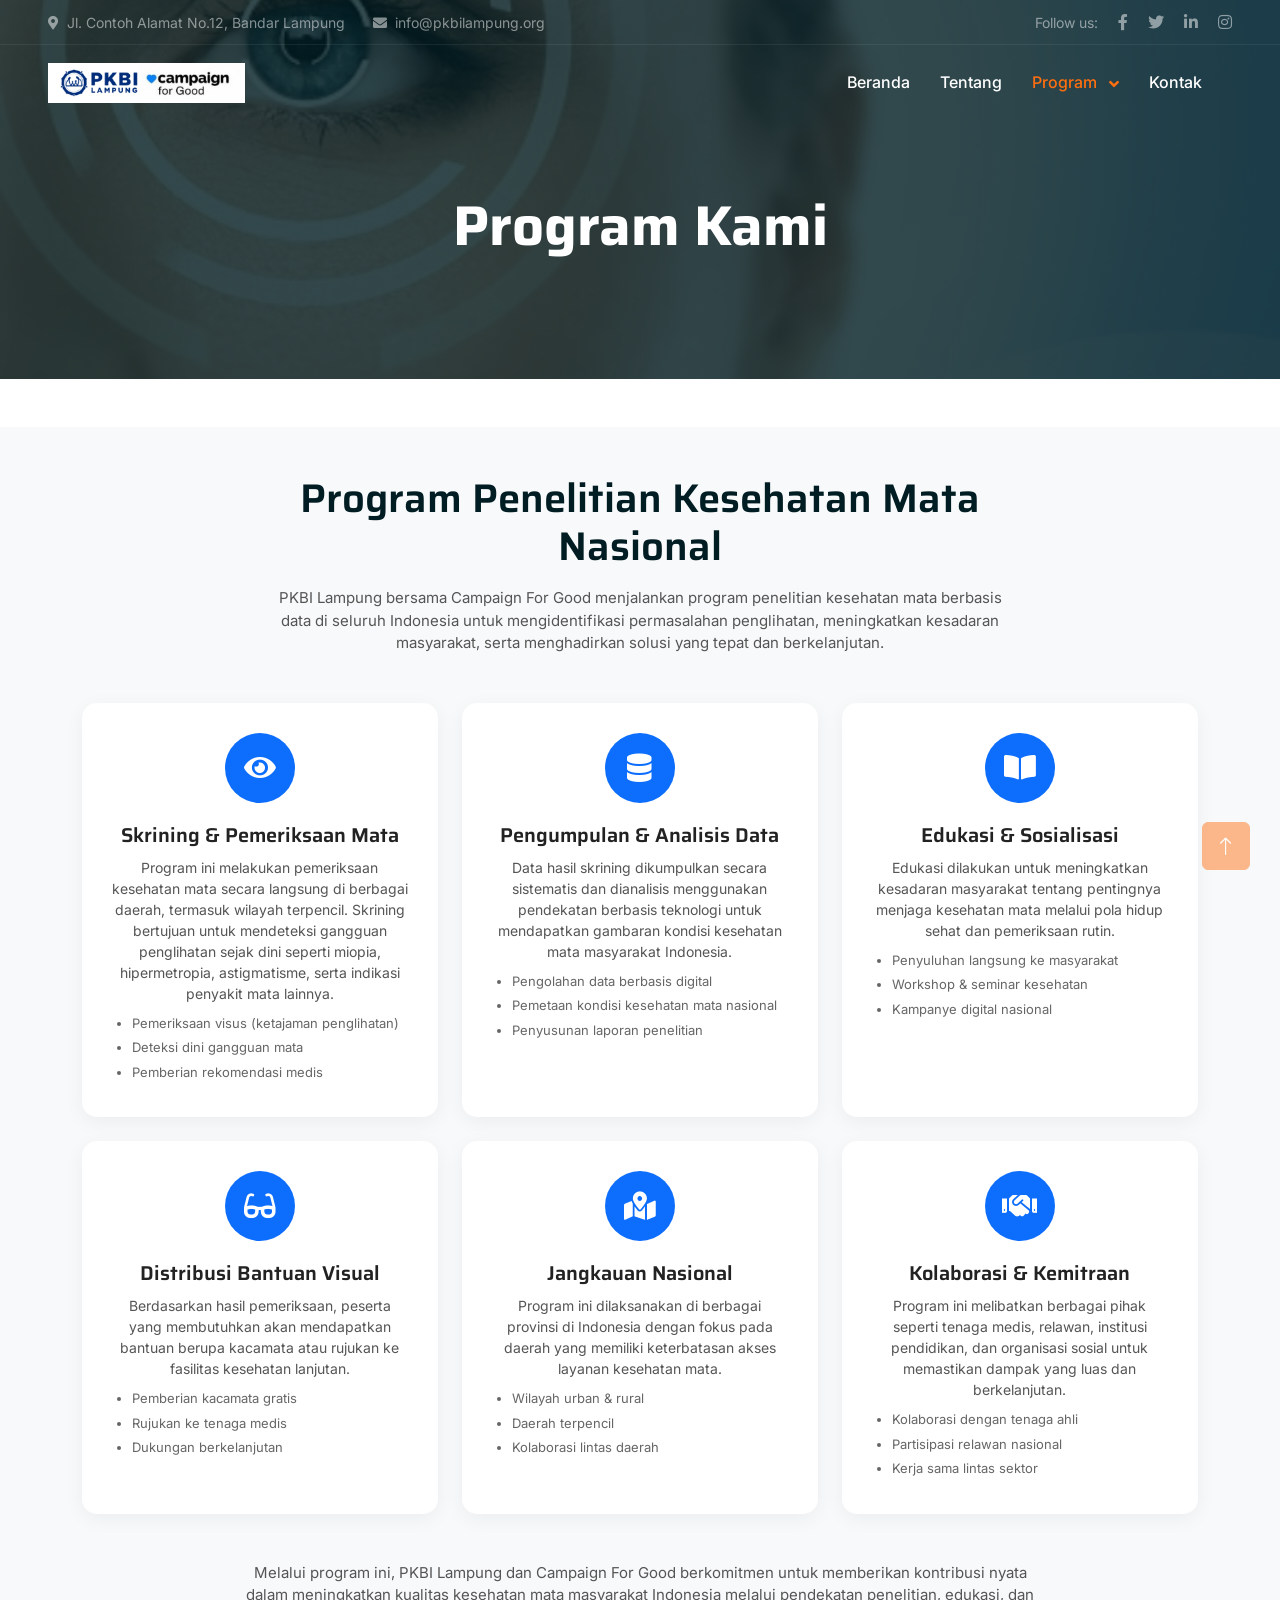
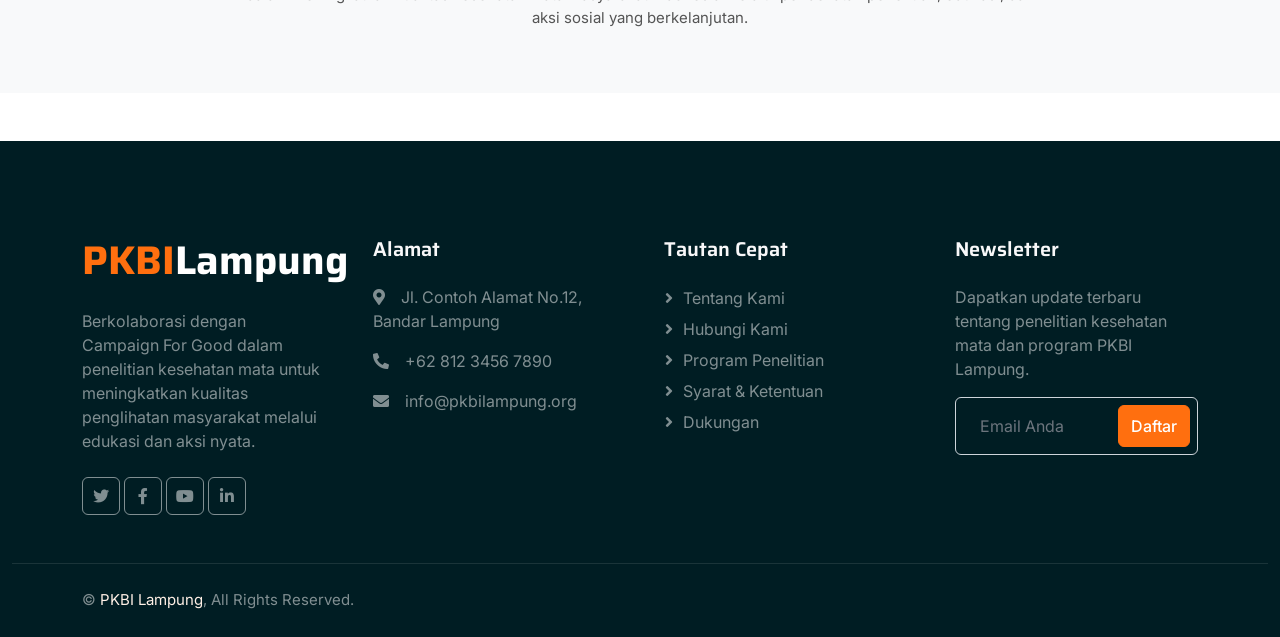
<file: program.html>
<!DOCTYPE html>
<html lang="en">

<head>
    <meta charset="utf-8">
    <title>PKBI Lampung - Penelitian Kesehatan Mata</title>
    <meta content="width=device-width, initial-scale=1.0" name="viewport">
    <meta content="PKBI Lampung berkolaborasi dengan Campaign For Good dalam penelitian kesehatan mata."
        name="description">

    <!-- Favicon -->
    <link href="img/favicon.ico" rel="icon">

    <!-- Google Web Fonts -->
    <link rel="preconnect" href="https://fonts.googleapis.com">
    <link rel="preconnect" href="https://fonts.gstatic.com" crossorigin>
    <link
        href="https://fonts.googleapis.com/css2?family=Inter:wght@400;500;600&family=Saira:wght@500;600;700&display=swap"
        rel="stylesheet">

    <!-- Icon Font Stylesheet -->
    <link href="https://cdnjs.cloudflare.com/ajax/libs/font-awesome/5.10.0/css/all.min.css" rel="stylesheet">
    <link href="https://cdn.jsdelivr.net/npm/bootstrap-icons@1.4.1/font/bootstrap-icons.css" rel="stylesheet">

    <!-- Libraries Stylesheet -->
    <link href="lib/animate/animate.min.css" rel="stylesheet">
    <link href="lib/owlcarousel/assets/owl.carousel.min.css" rel="stylesheet">

    <!-- Customized Bootstrap Stylesheet -->
    <link href="css/bootstrap.min.css" rel="stylesheet">

    <!-- Template Stylesheet -->
    <link href="css/style.css" rel="stylesheet">
</head>

<body>
    <!-- Spinner Start -->
    <div id="spinner"
        class="show bg-white position-fixed translate-middle w-100 vh-100 top-50 start-50 d-flex align-items-center justify-content-center">
        <div class="spinner-grow text-primary" role="status"></div>
    </div>
    <!-- Spinner End -->

    <!-- Navbar Start -->
    <div class="container-fluid fixed-top px-0 wow fadeIn" data-wow-delay="0.1s">
        <div class="top-bar text-white-50 row gx-0 align-items-center d-none d-lg-flex">
            <div class="col-lg-6 px-5 text-start">
                <small><i class="fa fa-map-marker-alt me-2"></i>Jl. Contoh Alamat No.12, Bandar Lampung</small>
                <small class="ms-4"><i class="fa fa-envelope me-2"></i>info@pkbilampung.org</small>
            </div>
            <div class="col-lg-6 px-5 text-end">
                <small>Follow us:</small>
                <a class="text-white-50 ms-3" href="#"><i class="fab fa-facebook-f"></i></a>
                <a class="text-white-50 ms-3" href="#"><i class="fab fa-twitter"></i></a>
                <a class="text-white-50 ms-3" href="#"><i class="fab fa-linkedin-in"></i></a>
                <a class="text-white-50 ms-3" href="#"><i class="fab fa-instagram"></i></a>
            </div>
        </div>

        <nav class="navbar navbar-expand-lg navbar-dark py-lg-0 px-lg-5 wow fadeIn" data-wow-delay="0.1s">
            <a href="index.html" class="navbar-brand ms-4 ms-lg-0">
                <img src="img/logo.png" alt="Logo PKBI Lampung" style="height: 40px;">
            </a>
            <button type="button" class="navbar-toggler me-4" data-bs-toggle="collapse"
                data-bs-target="#navbarCollapse">
                <span class="navbar-toggler-icon"></span>
            </button>
            <div class="collapse navbar-collapse" id="navbarCollapse">
                <div class="navbar-nav ms-auto p-4 p-lg-0">

                    <a href="index.html" class="nav-item nav-link">Beranda</a>

                    <a href="about.html" class="nav-item nav-link">Tentang</a>

                    <div class="nav-item dropdown">
                        <a href="#" class="nav-link dropdown-toggle active" data-bs-toggle="dropdown">
                            Program
                        </a>
                        <div class="dropdown-menu m-0">
                            <a href="program.html" class="dropdown-item">Program Kami</a>
                            <a href="penelitian.html" class="dropdown-item">Penelitian</a>
                        </div>
                    </div>

                    <a href="contact.html" class="nav-item nav-link">Kontak</a>

                </div>
            </div>
        </nav>
    </div>
    <!-- Navbar End -->

    <!-- Page Header Start -->
    <div class="container-fluid page-header mb-5 wow fadeIn" data-wow-delay="0.1s">
        <div class="container text-center">
            <h1 class="display-4 text-white animated slideInDown mb-4">Program Kami</h1>
        </div>
    </div>
    <!-- Page Header End -->

    <!-- About Start -->
    <div class="container-xxl py-5 program-modern">
        <div class="container"> <!-- TITLE -->
            <div class="text-center mx-auto mb-5" style="max-width: 750px;">
                <h1 class="mb-3">Program Penelitian Kesehatan Mata Nasional</h1>
                <p> PKBI Lampung bersama Campaign For Good menjalankan program penelitian kesehatan mata berbasis data
                    di seluruh Indonesia untuk mengidentifikasi permasalahan penglihatan, meningkatkan kesadaran
                    masyarakat, serta menghadirkan solusi yang tepat dan berkelanjutan. </p>
            </div> <!-- PROGRAM GRID -->
            <div class="row g-4"> <!-- 1 -->
                <div class="col-lg-4 col-md-6">
                    <div class="program-box">
                        <div class="icon"><i class="fa fa-eye"></i></div>
                        <h5>Skrining & Pemeriksaan Mata</h5>
                        <p> Program ini melakukan pemeriksaan kesehatan mata secara langsung di berbagai daerah,
                            termasuk wilayah terpencil. Skrining bertujuan untuk mendeteksi gangguan penglihatan sejak
                            dini seperti miopia, hipermetropia, astigmatisme, serta indikasi penyakit mata lainnya. </p>
                        <ul>
                            <li>Pemeriksaan visus (ketajaman penglihatan)</li>
                            <li>Deteksi dini gangguan mata</li>
                            <li>Pemberian rekomendasi medis</li>
                        </ul>
                    </div>
                </div> <!-- 2 -->
                <div class="col-lg-4 col-md-6">
                    <div class="program-box">
                        <div class="icon"><i class="fa fa-database"></i></div>
                        <h5>Pengumpulan & Analisis Data</h5>
                        <p> Data hasil skrining dikumpulkan secara sistematis dan dianalisis menggunakan pendekatan
                            berbasis teknologi untuk mendapatkan gambaran kondisi kesehatan mata masyarakat Indonesia.
                        </p>
                        <ul>
                            <li>Pengolahan data berbasis digital</li>
                            <li>Pemetaan kondisi kesehatan mata nasional</li>
                            <li>Penyusunan laporan penelitian</li>
                        </ul>
                    </div>
                </div> <!-- 3 -->
                <div class="col-lg-4 col-md-6">
                    <div class="program-box">
                        <div class="icon"><i class="fa fa-book-open"></i></div>
                        <h5>Edukasi & Sosialisasi</h5>
                        <p> Edukasi dilakukan untuk meningkatkan kesadaran masyarakat tentang pentingnya menjaga
                            kesehatan mata melalui pola hidup sehat dan pemeriksaan rutin. </p>
                        <ul>
                            <li>Penyuluhan langsung ke masyarakat</li>
                            <li>Workshop & seminar kesehatan</li>
                            <li>Kampanye digital nasional</li>
                        </ul>
                    </div>
                </div> <!-- 4 -->
                <div class="col-lg-4 col-md-6">
                    <div class="program-box">
                        <div class="icon"><i class="fa fa-glasses"></i></div>
                        <h5>Distribusi Bantuan Visual</h5>
                        <p> Berdasarkan hasil pemeriksaan, peserta yang membutuhkan akan mendapatkan bantuan berupa
                            kacamata atau rujukan ke fasilitas kesehatan lanjutan. </p>
                        <ul>
                            <li>Pemberian kacamata gratis</li>
                            <li>Rujukan ke tenaga medis</li>
                            <li>Dukungan berkelanjutan</li>
                        </ul>
                    </div>
                </div> <!-- 5 -->
                <div class="col-lg-4 col-md-6">
                    <div class="program-box">
                        <div class="icon"><i class="fa fa-map-marked-alt"></i></div>
                        <h5>Jangkauan Nasional</h5>
                        <p> Program ini dilaksanakan di berbagai provinsi di Indonesia dengan fokus pada daerah yang
                            memiliki keterbatasan akses layanan kesehatan mata. </p>
                        <ul>
                            <li>Wilayah urban & rural</li>
                            <li>Daerah terpencil</li>
                            <li>Kolaborasi lintas daerah</li>
                        </ul>
                    </div>
                </div> <!-- 6 -->
                <div class="col-lg-4 col-md-6">
                    <div class="program-box">
                        <div class="icon"><i class="fa fa-handshake"></i></div>
                        <h5>Kolaborasi & Kemitraan</h5>
                        <p> Program ini melibatkan berbagai pihak seperti tenaga medis, relawan, institusi pendidikan,
                            dan organisasi sosial untuk memastikan dampak yang luas dan berkelanjutan. </p>
                        <ul>
                            <li>Kolaborasi dengan tenaga ahli</li>
                            <li>Partisipasi relawan nasional</li>
                            <li>Kerja sama lintas sektor</li>
                        </ul>
                    </div>
                </div>
            </div> <!-- PENUTUP -->
            <div class="text-center mt-5" style="max-width: 800px; margin:auto;">
                <p> Melalui program ini, PKBI Lampung dan Campaign For Good berkomitmen untuk memberikan kontribusi
                    nyata dalam meningkatkan kualitas kesehatan mata masyarakat Indonesia melalui pendekatan penelitian,
                    edukasi, dan aksi sosial yang berkelanjutan. </p>
            </div>
        </div>
    </div>
    <!-- About End -->

    <!-- Footer Start -->
    <div class="container-fluid bg-dark text-white-50 footer mt-5 pt-5 wow fadeIn" data-wow-delay="0.1s">
        <div class="container py-5">
            <div class="row g-5">
                <div class="col-lg-3 col-md-6">
                    <h1 class="fw-bold text-primary mb-4">PKBI<span class="text-white">Lampung</span></h1>
                    <p>
                        Berkolaborasi dengan Campaign For Good dalam penelitian kesehatan mata untuk meningkatkan
                        kualitas penglihatan masyarakat melalui edukasi dan aksi nyata.
                    </p>
                    <div class="d-flex pt-2">
                        <a class="btn btn-square me-1" href="#"><i class="fab fa-twitter"></i></a>
                        <a class="btn btn-square me-1" href="#"><i class="fab fa-facebook-f"></i></a>
                        <a class="btn btn-square me-1" href="#"><i class="fab fa-youtube"></i></a>
                        <a class="btn btn-square me-0" href="#"><i class="fab fa-linkedin-in"></i></a>
                    </div>
                </div>
                <div class="col-lg-3 col-md-6">
                    <h5 class="text-light mb-4">Alamat</h5>
                    <p><i class="fa fa-map-marker-alt me-3"></i>Jl. Contoh Alamat No.12, Bandar Lampung</p>
                    <p><i class="fa fa-phone-alt me-3"></i>+62 812 3456 7890</p>
                    <p><i class="fa fa-envelope me-3"></i>info@pkbilampung.org</p>
                </div>
                <div class="col-lg-3 col-md-6">
                    <h5 class="text-light mb-4">Tautan Cepat</h5>
                    <a class="btn btn-link" href="about.html">Tentang Kami</a>
                    <a class="btn btn-link" href="contact.html">Hubungi Kami</a>
                    <a class="btn btn-link" href="penelitian.html">Program Penelitian</a>
                    <a class="btn btn-link" href="#">Syarat & Ketentuan</a>
                    <a class="btn btn-link" href="#">Dukungan</a>
                </div>
                <div class="col-lg-3 col-md-6">
                    <h5 class="text-light mb-4">Newsletter</h5>
                    <p>Dapatkan update terbaru tentang penelitian kesehatan mata dan program PKBI Lampung.</p>
                    <div class="position-relative mx-auto" style="max-width: 400px;">
                        <input class="form-control bg-transparent w-100 py-3 ps-4 pe-5" type="email"
                            placeholder="Email Anda">
                        <button type="button"
                            class="btn btn-primary py-2 position-absolute top-0 end-0 mt-2 me-2">Daftar</button>
                    </div>
                </div>
            </div>
        </div>
        <div class="container-fluid copyright">
            <div class="container">
                <div class="row">
                    <div class="col-md-6 text-center text-md-start mb-3 mb-md-0">
                        &copy; <a href="#">PKBI Lampung</a>, All Rights Reserved.
                    </div>
                </div>
            </div>
        </div>
    </div>
    <!-- Footer End -->

    <!-- Back to Top -->
    <a href="#" class="btn btn-lg btn-primary btn-lg-square back-to-top"><i class="bi bi-arrow-up"></i></a>

    <!-- JavaScript Libraries -->
    <script src="https://code.jquery.com/jquery-3.4.1.min.js"></script>
    <script src="https://cdn.jsdelivr.net/npm/bootstrap@5.0.0/dist/js/bootstrap.bundle.min.js"></script>
    <script src="lib/wow/wow.min.js"></script>
    <script src="lib/easing/easing.min.js"></script>
    <script src="lib/waypoints/waypoints.min.js"></script>
    <script src="lib/owlcarousel/owl.carousel.min.js"></script>
    <script src="lib/parallax/parallax.min.js"></script>

    <!-- Template Javascript -->
    <script src="js/main.js"></script>
</body>

</html>
</file>
<file: css/style.css>
/********** Template CSS **********/
:root {
    --primary: #FF6F0F;
    --secondary: #FFF0E6;
    --light: #F8F8F9;
    --dark: #001D23;
}

.back-to-top {
    position: fixed;
    display: none;
    right: 30px;
    bottom: 30px;
    z-index: 99;
}


/*** Spinner ***/
#spinner {
    opacity: 0;
    visibility: hidden;
    transition: opacity .5s ease-out, visibility 0s linear .5s;
    z-index: 99999;
}

#spinner.show {
    transition: opacity .5s ease-out, visibility 0s linear 0s;
    visibility: visible;
    opacity: 1;
}


/*** Button ***/
.btn {
    font-weight: 500;
    transition: .5s;
}

.btn.btn-primary,
.btn.btn-outline-primary:hover {
    color: #FFFFFF;
}

.btn.btn-primary:hover {
    color: var(--primary);
    background: transparent;
}

.btn-square {
    width: 38px;
    height: 38px;
}

.btn-sm-square {
    width: 32px;
    height: 32px;
}

.btn-lg-square {
    width: 48px;
    height: 48px;
}

.btn-square,
.btn-sm-square,
.btn-lg-square {
    padding: 0;
    display: flex;
    align-items: center;
    justify-content: center;
    font-weight: normal;
}


/*** Navbar ***/
.fixed-top {
    transition: .5s;
}

.top-bar {
    height: 45px;
    border-bottom: 1px solid rgba(255, 255, 255, .07);
}

.navbar .dropdown-toggle::after {
    border: none;
    content: "\f107";
    font-family: "Font Awesome 5 Free";
    font-weight: 900;
    vertical-align: middle;
    margin-left: 8px;
}

.navbar .navbar-nav .nav-link {
    margin-right: 30px;
    padding: 25px 0;
    color: #FFFFFF;
    font-weight: 500;
    outline: none;
}

.navbar .navbar-nav .nav-link:hover,
.navbar .navbar-nav .nav-link.active {
    color: var(--primary);
}

@media (max-width: 991.98px) {
    .navbar .navbar-nav {
        margin-top: 10px;
        border-top: 1px solid rgba(0, 0, 0, .07);
        background: var(--dark);
    }

    .navbar .navbar-nav .nav-link {
        padding: 10px 0;
    }
}

@media (min-width: 992px) {
    .navbar .nav-item .dropdown-menu {
        display: block;
        visibility: hidden;
        top: 100%;
        transform: rotateX(-75deg);
        transform-origin: 0% 0%;
        transition: .5s;
        opacity: 0;
    }

    .navbar .nav-item:hover .dropdown-menu {
        transform: rotateX(0deg);
        visibility: visible;
        transition: .5s;
        opacity: 1;
    }
}


/*** Header ***/
.carousel-caption {
    top: 0;
    left: 0;
    right: 0;
    bottom: 0;
    display: flex;
    align-items: center;
    justify-content: center;
    text-align: center;
    background: rgba(0, 29, 35, .8);
    z-index: 1;
}

.carousel-control-prev,
.carousel-control-next {
    width: 15%;
}

.carousel-control-prev-icon,
.carousel-control-next-icon {
    width: 3rem;
    height: 3rem;
    background-color: var(--dark);
    border: 12px solid var(--dark);
    border-radius: 3rem;
}

@media (max-width: 768px) {
    #header-carousel .carousel-item {
        position: relative;
        min-height: 450px;
    }
    
    #header-carousel .carousel-item img {
        position: absolute;
        width: 100%;
        height: 100%;
        object-fit: cover;
    }
}

.page-header {
    padding-top: 12rem;
    padding-bottom: 6rem;
    background: linear-gradient(rgba(0, 29, 35, .8), rgba(0, 29, 35, .8)), url(../img/carousel-1.jpg) center center no-repeat;
    background-size: cover;
}

.page-header .breadcrumb-item+.breadcrumb-item::before {
    color: #999999;
}


/*** Causes ***/
.causes-item .progress {
    height: 5px;
    border-radius: 0;
    overflow: visible;
}

.causes-item .progress .progress-bar {
    position: relative;
    overflow: visible;
    width: 0px;
    border-radius: 0;
    transition: 5s;
}

.causes-item .progress .progress-bar span {
    position: absolute;
    top: -7px;
    right: 0;
    width: 40px;
    height: 19px;
    display: flex;
    align-items: center;
    justify-content: center;
    font-size: 12px;
    background: var(--primary);
    color: #FFFFFF;
}

.causes-item .causes-overlay {
    position: absolute;
    width: 100%;
    height: 0;
    top: 0;
    left: 0;
    display: flex;
    align-items: center;
    justify-content: center;
    background: rgba(0, 0, 0, .5);
    overflow: hidden;
    opacity: 0;
    transition: .5s;
}

.causes-item:hover .causes-overlay {
    height: 100%;
    opacity: 1;
}


/*** Service ***/
.service-item {
    box-shadow: 0 0 45px rgba(0, 0, 0, .06);
}


/*** Donate ***/
.donate {
    background: rgba(0, 29, 35, .8);
}

.btn-group .btn-light:hover,
.btn-group input[type="radio"]:checked+label {
    color: var(--primary);
    border-color: var(--primary);
}


/*** Team ***/
.team-item img {
    position: relative;
    top: 0;
    transition: .5s;
}

.team-item:hover img {
    top: -30px;
}

.team-item .team-text {
    position: relative;
    height: 100px;
    transition: .5s;
}

.team-item:hover .team-text {
    margin-top: -60px;
    height: 160px;
}

.team-item .team-text .team-social {
    opacity: 0;
    transition: .5s;
}

.team-item:hover .team-text .team-social {
    opacity: 1;
}

.team-item .team-social .btn {
    display: inline-flex;
    color: var(--primary);
    background: #FFFFFF;
    border-radius: 40px;
}

.team-item .team-social .btn:hover {
    color: #FFFFFF;
    background: var(--primary);
}


/*** Testimonial ***/
.testimonial-carousel::before {
    position: absolute;
    content: "";
    top: 0;
    left: 0;
    height: 100%;
    width: 0;
    background: linear-gradient(to right, rgba(255, 255, 255, 1) 0%, rgba(255, 255, 255, 0) 100%);
    z-index: 1;
}

.testimonial-carousel::after {
    position: absolute;
    content: "";
    top: 0;
    right: 0;
    height: 100%;
    width: 0;
    background: linear-gradient(to left, rgba(255, 255, 255, 1) 0%, rgba(255, 255, 255, 0) 100%);
    z-index: 1;
}

@media (min-width: 768px) {
    .testimonial-carousel::before,
    .testimonial-carousel::after {
        width: 200px;
    }
}

@media (min-width: 992px) {
    .testimonial-carousel::before,
    .testimonial-carousel::after {
        width: 300px;
    }
}

.testimonial-carousel .owl-item .testimonial-text {
    background: var(--light);
    transform: scale(.8);
    transition: .5s;
}

.testimonial-carousel .owl-item.center .testimonial-text {
    background: var(--primary);
    transform: scale(1);
}

.testimonial-carousel .owl-item .testimonial-text *,
.testimonial-carousel .owl-item .testimonial-item img {
    transition: .5s;
}

.testimonial-carousel .owl-item.center .testimonial-text * {
    color: var(--light) !important;
}

.testimonial-carousel .owl-item.center .testimonial-item img {
    background: var(--primary) !important;
} 

.testimonial-carousel .owl-nav {
    position: absolute;
    width: 350px;
    top: 15px;
    left: 50%;
    transform: translateX(-50%);
    display: flex;
    justify-content: space-between;
    opacity: 0;
    transition: .5s;
    z-index: 1;
}

.testimonial-carousel:hover .owl-nav {
    width: 300px;
    opacity: 1;
}

.testimonial-carousel .owl-nav .owl-prev,
.testimonial-carousel .owl-nav .owl-next {
    position: relative;
    color: var(--primary);
    font-size: 45px;
    transition: .5s;
}

.testimonial-carousel .owl-nav .owl-prev:hover,
.testimonial-carousel .owl-nav .owl-next:hover {
    color: var(--dark);
}


/*** Footer ***/

.footer .btn.btn-link {
    display: block;
    margin-bottom: 5px;
    padding: 0;
    text-align: left;
    color: rgba(255,255,255,0.5);
    font-weight: normal;
    text-transform: capitalize;
    transition: .3s;
}

.footer .btn.btn-link::before {
    position: relative;
    content: "\f105";
    font-family: "Font Awesome 5 Free";
    font-weight: 900;
    color: rgba(255,255,255,0.5);
    margin-right: 10px;
}

.footer .btn.btn-link:hover {
    color: var(--light);
    letter-spacing: 1px;
    box-shadow: none;
}

.footer .btn.btn-square {
    color: rgba(255,255,255,0.5);
    border: 1px solid rgba(255,255,255,0.5);
}

.footer .btn.btn-square:hover {
    color: var(--secondary);
    border-color: var(--light);
}

.footer .copyright {
    padding: 25px 0;
    font-size: 15px;
    border-top: 1px solid rgba(256, 256, 256, .1);
}

.footer .copyright a {
    color: var(--secondary);
}

.footer .copyright a:hover {
    color: var(--primary);
}
@media (max-width: 768px) {
    #header-carousel .carousel-caption h1 {
        font-size: 1.5rem !important;
        line-height: 1.2;
    }
    #header-carousel .carousel-caption p {
        font-size: 0.9rem !important;
    }
}
/* ================= PROGRAM DETAIL ================= */

.program-modern {
    background: #f8f9fa;
}

/* CARD UTAMA */
.program-box {
    background: #ffffff;
    border-radius: 14px;
    padding: 30px 25px;
    height: 100%;
    transition: all 0.3s ease;
    box-shadow: 0 5px 20px rgba(0,0,0,0.05);
    position: relative;
    overflow: hidden;
}

/* HOVER EFFECT */
.program-box:hover {
    transform: translateY(-8px);
    box-shadow: 0 12px 30px rgba(0,0,0,0.1);
}

/* ICON BULAT */
.program-box .icon {
    width: 65px;
    height: 65px;
    background: linear-gradient(135deg, #0d6efd, #0b5ed7);
    color: #fff;
    font-size: 24px;
    border-radius: 50%;
    display: flex;
    align-items: center;
    justify-content: center;
    margin-bottom: 15px;
}

/* JUDUL */
.program-box h5 {
    font-weight: 600;
    margin-bottom: 10px;
    color: #222;
}

/* DESKRIPSI */
.program-box p {
    font-size: 14px;
    color: #555;
    margin-bottom: 10px;
}

/* LIST */
.program-box ul {
    padding-left: 18px;
    margin: 0;
}

.program-box ul li {
    font-size: 13px;
    color: #666;
    margin-bottom: 6px;
}

/* TITLE ATAS */
.program-modern .section-title {
    font-weight: 600;
    border-radius: 20px;
}

/* PARAGRAF PENUTUP */
.program-modern .text-center p {
    color: #555;
    font-size: 15px;
}
.program-box {
    background: #fff;
    padding: 30px;
    border-radius: 15px;
    text-align: center; /* ini penting biar isi center */
    box-shadow: 0 5px 20px rgba(0,0,0,0.05);
    transition: 0.3s;
    height: 100%;
}

.program-box:hover {
    transform: translateY(-5px);
}

/* ICON CENTER */
.program-box .icon {
    width: 70px;
    height: 70px;
    background: #0d6efd;
    color: #fff;
    border-radius: 50%;
    
    display: flex;
    align-items: center;
    justify-content: center;

    margin: 0 auto 20px auto; /* INI YANG BIKIN CENTER */
    font-size: 28px;
}

/* biar list rapi */
.program-box ul {
    text-align: left;
    padding-left: 20px;
}

.program-box ul li {
    margin-bottom: 5px;
}
/* CARD PENELITIAN */
.card {
    border-radius: 12px;
    overflow: hidden;
    transition: all 0.3s ease;
}

/* efek hover */
.card:hover {
    transform: translateY(-8px);
    box-shadow: 0 10px 25px rgba(0,0,0,0.15);
}

/* gambar */
.card img {
    height: 200px;
    object-fit: cover;
}

/* judul */
.card-title {
    font-weight: 600;
    font-size: 18px;
    color: #222;
}

/* deskripsi */
.card-text {
    font-size: 14px;
    color: #666;
}

/* tombol */
.card .btn {
    border-radius: 20px;
    padding: 6px 18px;
    font-size: 14px;
}
.logo-navbar {
    height: 40px;
    max-width: 150px;
    width: 100%;
    object-fit: contain;
}

@media (max-width: 768px) {
    .logo-navbar {
        height: 35px;
        max-width: 140px;
    }
}
.navbar {
    display: flex;
    align-items: center;
    justify-content: space-between;
}

.navbar-brand {
    margin-right: auto;
}

.logo-navbar {
    height: 40px;
}
</file>
